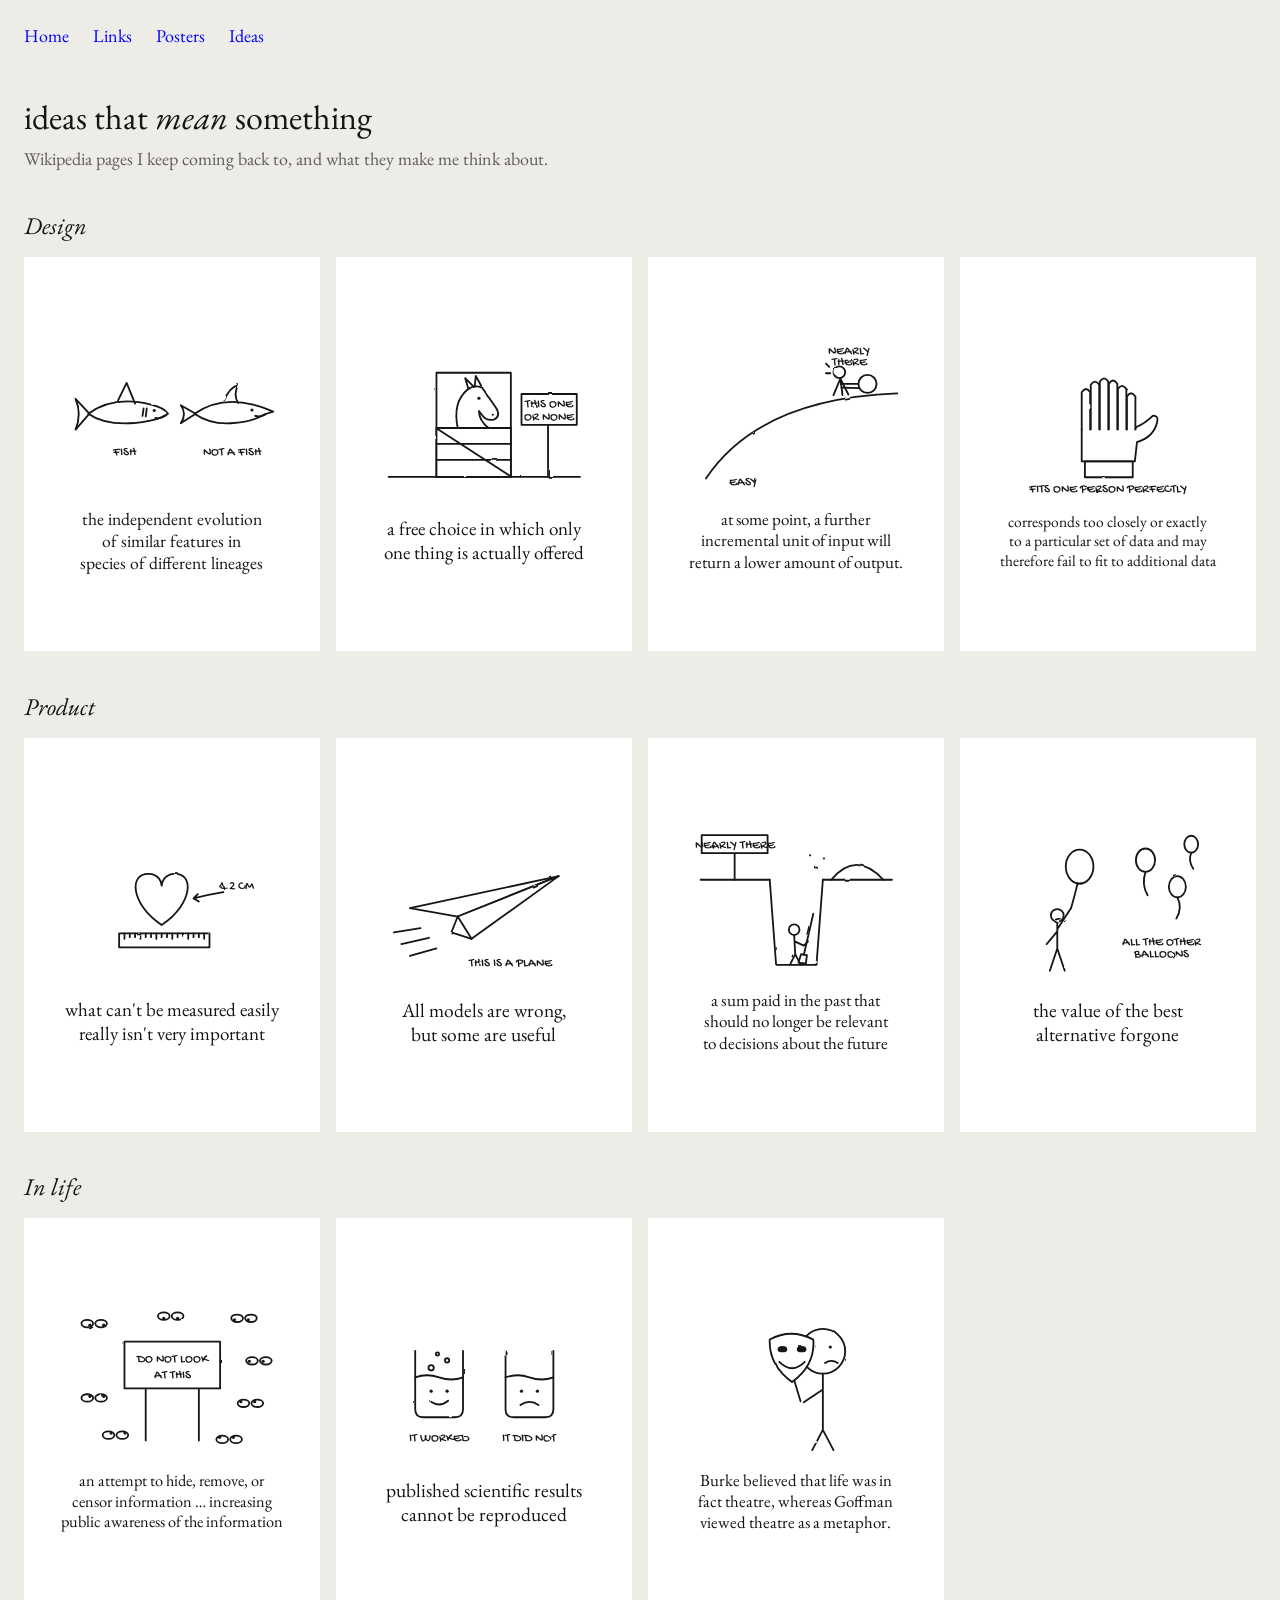
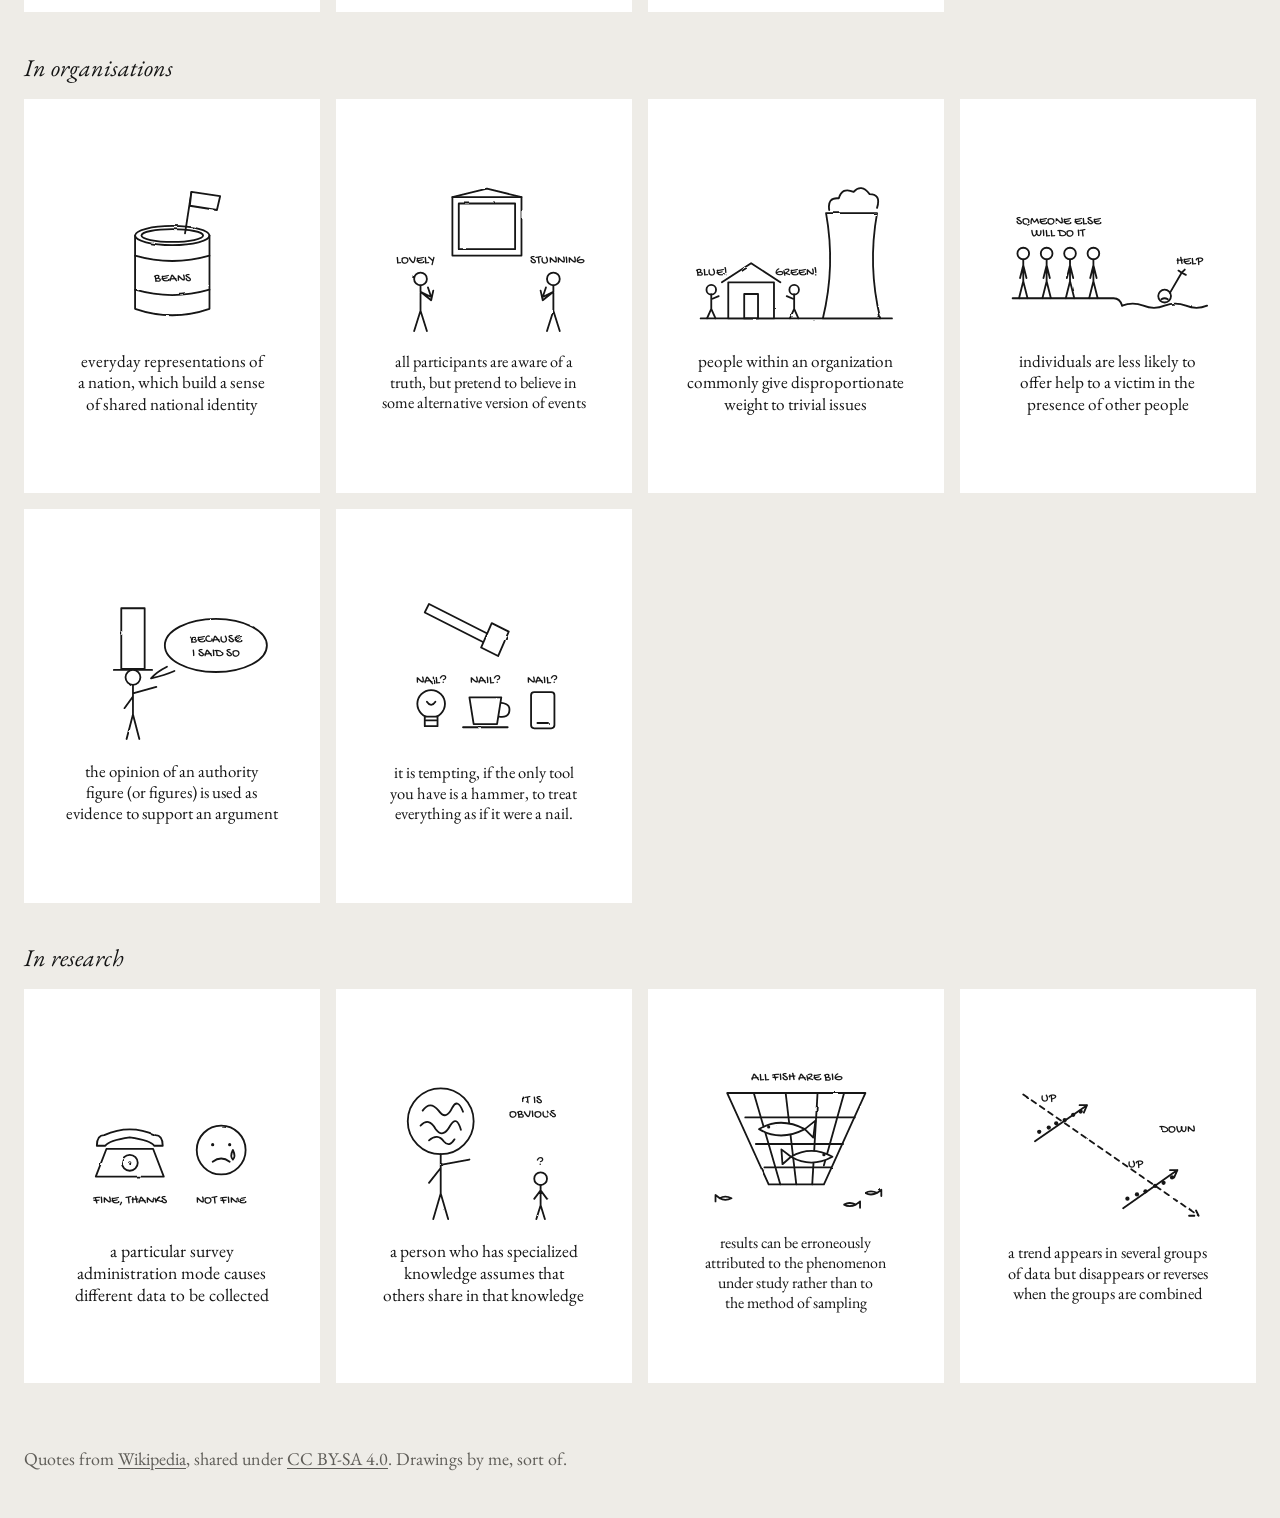
<file: ideas/index.html>
<!DOCTYPE html>
<html lang="en">
<head>
  <meta charset="UTF-8">
  <meta name="viewport" content="width=device-width, initial-scale=1.0">
  <title>ideas that mean something</title>
  <link rel="preconnect" href="https://fonts.googleapis.com">
  <link rel="preconnect" href="https://fonts.gstatic.com" crossorigin>
  <link rel="stylesheet" href="https://fonts.googleapis.com/css2?family=EB+Garamond:ital@0;1&family=Gochi+Hand&display=swap">
  <style>
    * { box-sizing: border-box; }
    html, body { margin: 0; }
    body {
      font-family: 'EB Garamond', Georgia, serif;
      font-size: 18px;
      background: #EEECE7;
      color: #141414;
    }
    a { color: inherit; text-decoration: none; }

    /* A poster. Everything inside is sized in --u, which scales with the poster. */
    .poster {
      container-type: size;
      position: relative;
      display: block;
      background: #fff;
      color: #141414;
      overflow: hidden;
    }
    .poster-inner {
      --u: min(1cqi, 0.75cqb);
      position: absolute;
      inset: 0;
      padding: calc(8 * var(--u));
      display: flex;
      flex-direction: column;
      align-items: center;
      justify-content: center;
      gap: calc(5 * var(--u));
      text-align: center;
    }
    .drawing { width: calc(72 * var(--u)); flex: none; }
    .drawing svg { display: block; width: 100%; height: auto; overflow: visible; }
    .drawing svg :is(path, line, rect, circle, ellipse, polyline) {
      fill: none;
      stroke: currentColor;
      stroke-width: 3.4;
      stroke-linecap: round;
      stroke-linejoin: round;
    }
    .drawing svg .fill { fill: #fff; }
    .drawing svg .ink { fill: currentColor; stroke: none; }
    .drawing svg .hand {
      font-family: 'Gochi Hand', cursive;
      font-size: 25px;
      text-anchor: middle;
      fill: currentColor;
      stroke: none;
    }
    .quote {
      max-width: calc(76 * var(--u));
      font-size: calc(var(--size) * var(--u) * var(--t, 1));
      line-height: 1.25;
    }
    .quote p { margin: 0; text-wrap: balance; }
    .quote.m-full { text-align: left; }
    .quote.m-full p { text-wrap: pretty; }
    .quote.m-full { color: #9a9893; }
    .quote.m-full mark { background: none; color: #141414; }
    /* The note hangs under the quote like an annotation, so the quote doesn't move. */
    .quote { position: relative; }
    .quote .note {
      position: absolute;
      top: 100%;
      left: 0;
      right: 0;
      padding-top: calc(3 * var(--u));
      font-size: calc(3.6 * var(--u) * var(--t, 1));
      color: #141414;
      font-style: italic;
    }
    .quote .note p { text-wrap: pretty; }
    .quote .note a { text-decoration: underline; text-underline-offset: 0.15em; text-decoration-thickness: 1px; }

    /* Wall */
    .wall-head { padding: 24px 24px 0; }
    .wall-head nav a { margin-right: 20px; color: #0000FF; }
    .wall-head nav a:hover { background: #FBE4EC; }
    h1 { font-size: 34px; font-weight: 400; margin: 48px 24px 8px; }
    h1 em { font-style: italic; }
    .intro { margin: 0 24px 16px; color: #5f5d58; max-width: 560px; }
    h2 { font-size: 24px; font-weight: 400; font-style: italic; margin: 40px 24px 16px; }
    .wall {
      display: grid;
      grid-template-columns: repeat(auto-fill, minmax(240px, 1fr));
      gap: 16px;
      padding: 0 24px;
    }
    .wall .poster {
      aspect-ratio: 1 / 1.33;
      cursor: pointer;
      transition: transform .35s cubic-bezier(.2,.7,.2,1), box-shadow .35s;
    }
    .wall .poster:hover, .wall .poster:focus-visible {
      transform: translateY(-4px);
      box-shadow: 0 14px 30px -16px rgba(0,0,0,.35);
      outline: none;
    }
    footer { margin: 64px 24px 48px; color: #5f5d58; }
    footer a { text-decoration: underline; text-underline-offset: 3px; }

    /* Single poster, filling the screen */
    .single { display: none; }
    body.is-single { overflow: hidden; background: #fff; }
    body.is-single .single { display: block; position: fixed; inset: 0; }
    body.is-single .wall-view { display: none; }
    .single .poster { position: absolute; inset: 0; }
    .single .poster-inner { --u: min(1cqi, 0.6cqb); padding-bottom: calc(12 * var(--u)); }
    .single.fresh .poster { animation: fade .5s ease; }
    @keyframes fade { from { opacity: 0; } to { opacity: 1; } }
    /* The title and controls share one bar along the bottom. The title takes the room the
       controls leave, and when that gets too narrow the controls wrap onto their own row. */
    .bar {
      position: fixed;
      left: 24px;
      right: 24px;
      bottom: 22px;
      display: flex;
      flex-wrap: wrap;
      align-items: flex-end;
      justify-content: space-between;
      gap: 12px 40px;
      line-height: 1.4;
      z-index: 2;
    }
    .meta { flex: 1 1 14em; }
    .meta a:hover { text-decoration: underline; text-underline-offset: 3px; }
    .controls {
      display: flex;
      gap: 20px;
    }
    .controls > * { white-space: nowrap; }
    .controls a, .controls button {
      font: inherit;
      color: inherit;
      background: none;
      border: 0;
      padding: 0;
      cursor: pointer;
    }
    .controls a:hover, .controls button:hover, .controls [aria-pressed="true"] {
      text-decoration: underline;
      text-underline-offset: 3px;
    }
    .controls .count { color: #77756f; font-variant-numeric: tabular-nums; }

    @media (max-width: 640px) {
      .wall-head, .wall { padding-left: 16px; padding-right: 16px; }
      h1, h2, .intro, footer { margin-left: 16px; margin-right: 16px; }
      .wall { grid-template-columns: repeat(2, 1fr); gap: 10px; }
      .single .poster-inner { --u: min(1cqi, 0.62cqb); --t: 1.3; padding: 8cqi 8cqi 56cqi; }
      .single .quote { max-width: none; }
      .bar { left: 16px; right: 16px; }
      .controls { flex: 1 1 100%; gap: 16px; }
      .controls .count { display: none; }
      .controls a { margin-left: auto; }
    }
    @media (prefers-reduced-motion: reduce) {
      .single.fresh .poster { animation: none; }
      .wall .poster { transition: none; }
    }
  </style>
</head>
<body>
  <!-- Makes every drawing's lines a little wobbly, like ink -->
  <svg width="0" height="0" style="position:absolute" aria-hidden="true">
    <filter id="wobble" x="-5%" y="-5%" width="110%" height="110%">
      <feTurbulence type="fractalNoise" baseFrequency="0.035" numOctaves="2" seed="4" result="noise"/>
      <feDisplacementMap in="SourceGraphic" in2="noise" scale="3.5"/>
    </filter>
  </svg>

  <div class="wall-view">
    <div class="wall-head">
      <nav>
        <a href="/">Home</a>
        <a href="/links">Links</a>
        <a href="/posters">Posters</a>
        <a href="/ideas">Ideas</a>
      </nav>
    </div>
    <h1>ideas that <em>mean</em> something</h1>
    <p class="intro">Wikipedia pages I keep coming back to, and what they make me think about.</p>
    <main id="wall"></main>
    <footer>Quotes from <a href="https://en.wikipedia.org/">Wikipedia</a>, shared under <a href="https://creativecommons.org/licenses/by-sa/4.0/">CC BY-SA 4.0</a>. Drawings by me, sort of.</footer>
  </div>

  <div class="single" id="single" aria-live="polite"></div>

  <script>
    const ideas = [{"title":"Convergent evolution","url":"https://en.wikipedia.org/wiki/Convergent_evolution","group":"Design","quote":"Convergent evolution is the independent evolution of similar features in species of different lineages.","marked":"Convergent evolution is \u0001the independent evolution of similar features in species of different lineages\u0002.","excerpt":"the independent evolution of similar features in species of different lineages","note":"An analogy for how, in an ideal world, design patterns emerge.","drawing":"\u003csvg aria-hidden=\"true\" focusable=\"false\" xmlns=\"http://www.w3.org/2000/svg\" viewBox=\"0 0 400 300\">\u003cg filter=\"url(#wobble)\">\n\u003cpath d=\"M42 150 Q90 115 160 133 Q185 139 192 150 Q170 165 120 168 Q70 170 42 150 Z\"/>\n\u003cpath d=\"M98 125 L114 92 L130 131\"/>\n\u003cpath d=\"M44 150 L18 122 Q30 150 18 180 Z\"/>\n\u003ccircle class=\"ink\" cx=\"166\" cy=\"144\" r=\"3\"/>\n\u003cpath d=\"M146 140 L144 154 M152 140 L150 155\"/>\n\u003cpath d=\"M168 158 Q178 161 188 153\"/>\n\u003cpath d=\"M242 150 Q290 117 352 133 Q368 137 390 146 L374 151 Q350 166 310 168 Q270 170 242 150 Z\"/>\n\u003cpath d=\"M298 124 Q308 100 324 96 Q314 114 324 130\"/>\n\u003cpath d=\"M244 150 L216 134 Q228 150 216 168 Z\"/>\n\u003ccircle class=\"ink\" cx=\"350\" cy=\"143\" r=\"3\"/>\n\u003cpath d=\"M356 154 Q366 157 376 151\"/>\n\u003ctext class=\"hand\" x=\"110\" y=\"228\">FISH\u003c/text>\n\u003ctext class=\"hand\" x=\"312\" y=\"228\">NOT A FISH\u003c/text>\n\u003c/g>\u003c/svg>"},{"title":"Hobson's choice","url":"https://en.wikipedia.org/wiki/Hobson%27s_choice","group":"Design","quote":"A Hobson's choice is a free choice in which only one thing is actually offered. The term is often used to describe an illusion that choices are available.","marked":"A Hobson's choice is \u0001a free choice in which only one thing is actually offered\u0002. The term is often used to describe an illusion that choices are available.","excerpt":"a free choice in which only one thing is actually offered","note":"See also [choice architecture](https://en.wikipedia.org/wiki/Choice_architecture) and also the [overton window](https://en.wikipedia.org/wiki/Overton_window). Always good to think about what choices are off the table and why.","drawing":"\u003csvg aria-hidden=\"true\" focusable=\"false\" xmlns=\"http://www.w3.org/2000/svg\" viewBox=\"0 0 400 300\">\u003cg filter=\"url(#wobble)\">\n\u003cpath d=\"M20 252 L380 252\"/>\n\u003crect x=\"110\" y=\"56\" width=\"140\" height=\"196\"/>\n\u003cpath d=\"M150 160 Q140 112 168 88 Q180 78 196 84 L222 122 Q232 138 218 144 Q204 147 196 136 L190 128 Q190 146 208 160\"/>\n\u003cpath d=\"M170 86 L164 66 L180 82 M182 82 L184 62 L194 80\"/>\n\u003ccircle class=\"ink\" cx=\"190\" cy=\"104\" r=\"3\"/>\n\u003ccircle class=\"ink\" cx=\"216\" cy=\"135\" r=\"2\"/>\n\u003crect class=\"fill\" x=\"110\" y=\"160\" width=\"140\" height=\"92\"/>\n\u003cpath d=\"M110 190 L250 190 M110 220 L250 220 M112 162 L248 250\"/>\n\u003cpath d=\"M320 252 L320 150\"/>\n\u003crect class=\"fill\" x=\"270\" y=\"96\" width=\"104\" height=\"58\"/>\n\u003ctext class=\"hand\" x=\"322\" y=\"120\">THIS ONE\u003c/text>\n\u003ctext class=\"hand\" x=\"322\" y=\"145\">OR NONE\u003c/text>\n\u003c/g>\u003c/svg>"},{"title":"Diminishing returns","url":"https://en.wikipedia.org/wiki/Diminishing_returns","group":"Design","quote":"if a factor of production continues to increase—while holding all other production factors constant—at some point, a further incremental unit of input will return a lower amount of output.","marked":"if a factor of production continues to increase—while holding all other production factors constant—\u0001at some point, a further incremental unit of input will return a lower amount of output.\u0002","excerpt":"at some point, a further incremental unit of input will return a lower amount of output.","note":"The concept that predates the graph that shows the tipping point where adding more features to you product starts making it worse.","drawing":"\u003csvg aria-hidden=\"true\" focusable=\"false\" xmlns=\"http://www.w3.org/2000/svg\" viewBox=\"0 0 400 300\">\u003cg filter=\"url(#wobble)\">\n\u003cpath d=\"M30 270 Q130 120 390 110\"/>\n\u003cpath d=\"M287 113 L283 82 M283 82 L270 113 M283 82 L298 112\"/>\n\u003ccircle class=\"fill\" cx=\"281\" cy=\"70\" r=\"11\"/>\n\u003cpath d=\"M284 92 L318 92 M285 99 L318 100\"/>\n\u003ccircle class=\"fill\" cx=\"334\" cy=\"92\" r=\"17\"/>\n\u003cpath d=\"M262 60 L256 54 M264 72 L256 72\"/>\n\u003ctext class=\"hand\" x=\"300\" y=\"36\">NEARLY\u003c/text>\n\u003ctext class=\"hand\" x=\"300\" y=\"56\">THERE\u003c/text>\n\u003ctext class=\"hand\" x=\"100\" y=\"282\">EASY\u003c/text>\n\u003c/g>\u003c/svg>"},{"title":"Overfitting","url":"https://en.wikipedia.org/wiki/Overfitting","group":"Design","quote":"In mathematical modeling, overfitting is the production of an analysis that corresponds too closely or exactly to a particular set of data and may therefore fail to fit to additional data or predict future observations reliably.","marked":"In mathematical modeling, overfitting is the production of an analysis that \u0001corresponds too closely or exactly to a particular set of data and may therefore fail to fit to additional data\u0002 or predict future observations reliably.","excerpt":"corresponds too closely or exactly to a particular set of data and may therefore fail to fit to additional data","note":"One of the tensions in design too. Build so it meets one audiences needs perfectly, and end up excluding others with a similar need.","drawing":"\u003csvg aria-hidden=\"true\" focusable=\"false\" xmlns=\"http://www.w3.org/2000/svg\" viewBox=\"0 0 400 300\">\u003cg filter=\"url(#wobble)\">\n\u003cpath d=\"M150 172 L150 232 L250 232 L254 196 Q286 186 292 158 Q295 146 284 146 Q270 160 252 168 L251 172\"/>\n\u003cpath d=\"M150 172 L150 102 Q158 90 166 102 L166 172\"/>\n\u003cpath d=\"M167 172 L167 88 Q175 76 183 88 L183 172\"/>\n\u003cpath d=\"M184 172 L184 82 Q192 70 200 82 L200 172\"/>\n\u003cpath d=\"M201 172 L201 86 Q209 74 217 86 L217 172\"/>\n\u003cpath d=\"M218 172 L218 96 Q226 84 234 96 L234 172\"/>\n\u003cpath d=\"M235 172 L235 110 Q243 98 251 110 L251 172\"/>\n\u003crect x=\"156\" y=\"232\" width=\"90\" height=\"30\"/>\n\u003ctext class=\"hand\" x=\"200\" y=\"290\">FITS ONE PERSON PERFECTLY\u003c/text>\n\u003c/g>\u003c/svg>"},{"title":"McNamara fallacy","url":"https://en.wikipedia.org/wiki/McNamara_fallacy","group":"Product","quote":"The first step is to measure whatever can be easily measured. This is okay as far as it goes. The second step is to disregard that which can't be easily measured or give it an arbitrary quantitative value. This is artificial and misleading. The third step is to presume that what can't be measured easily really isn't very important. This is blindness.","marked":"The first step is to measure whatever can be easily measured. This is okay as far as it goes. The second step is to disregard that which can't be easily measured or give it an arbitrary quantitative value. This is artificial and misleading. The third step is to presume that \u0001what can't be measured easily really isn't very important\u0002. This is blindness.","excerpt":"what can't be measured easily really isn't very important","note":"Why OKRs and A/B testing on its own doesn't lead to great products people love.","drawing":"\u003csvg aria-hidden=\"true\" focusable=\"false\" xmlns=\"http://www.w3.org/2000/svg\" viewBox=\"0 0 400 300\">\u003cg filter=\"url(#wobble)\">\n\u003cpath class=\"fill\" d=\"M180 190 C120 150 118 90 158 94 C174 96 180 108 180 116 C180 108 186 96 202 94 C242 90 240 150 180 190 Z\"/>\n\u003crect x=\"100\" y=\"206\" width=\"170\" height=\"26\"/>\n\u003cpath d=\"M110 206 L110 216 M120 206 L120 213 M130 206 L130 213 M140 206 L140 216 M150 206 L150 213 M160 206 L160 213 M170 206 L170 216 M180 206 L180 213 M190 206 L190 213 M200 206 L200 216 M210 206 L210 213 M220 206 L220 213 M230 206 L230 216 M240 206 L240 213 M250 206 L250 213 M260 206 L260 216\"/>\n\u003cpath d=\"M296 128 Q270 132 240 140 M248 132 L240 140 L250 146\"/>\n\u003ctext class=\"hand\" x=\"320\" y=\"122\">4.2 CM\u003c/text>\n\u003c/g>\u003c/svg>"},{"title":"All models are wrong","url":"https://en.wikipedia.org/wiki/All_models_are_wrong","group":"Product","quote":"\"All models are wrong\" is a common aphorism in statistics, and science more generally. It is often expanded as \"All models are wrong, but some are useful\".","marked":"\"All models are wrong\" is a common aphorism in statistics, and science more generally. It is often expanded as \"\u0001All models are wrong, but some are useful\u0002\".","excerpt":"All models are wrong, but some are useful","note":"Aka the map is not the territory. One of my least favourite forms of bike shedding is spending too longer trying to make the map or model some sort of simulacra of reality, it's not possible.","drawing":"\u003csvg aria-hidden=\"true\" focusable=\"false\" xmlns=\"http://www.w3.org/2000/svg\" viewBox=\"0 0 400 300\">\u003cg filter=\"url(#wobble)\">\n\u003cpath class=\"fill\" d=\"M340 100 L60 160 L150 176 Z\"/>\n\u003cpath class=\"fill\" d=\"M340 100 L150 176 L176 218 Z\"/>\n\u003cpath d=\"M150 176 L138 206 L176 218\"/>\n\u003cpath d=\"M30 206 L80 198 M44 228 L96 216 M60 250 L110 236\"/>\n\u003ctext class=\"hand\" x=\"250\" y=\"270\">THIS IS A PLANE\u003c/text>\n\u003c/g>\u003c/svg>"},{"title":"Sunk cost fallacy","url":"https://en.wikipedia.org/wiki/Sunk_cost","group":"Product","quote":"In other words, a sunk cost is a sum paid in the past that should no longer be relevant to decisions about the future.","marked":"In other words, a sunk cost is \u0001a sum paid in the past that should no longer be relevant to decisions about the future\u0002.","excerpt":"a sum paid in the past that should no longer be relevant to decisions about the future","note":"See also the [endowment effect](https://en.wikipedia.org/wiki/Endowment_effect). Basically a reason to ask the question 'Are we spending time on this because we actually still believe it's the right thing to do, or are we just in so deep we can't bear to stop, and thus crystallise the loss?'","drawing":"\u003csvg aria-hidden=\"true\" focusable=\"false\" xmlns=\"http://www.w3.org/2000/svg\" viewBox=\"0 0 400 300\">\u003cg filter=\"url(#wobble)\">\n\u003cpath d=\"M20 120 L150 120 M250 120 L380 120\"/>\n\u003cpath d=\"M150 120 L162 280 L238 280 L250 120\"/>\n\u003ccircle class=\"fill\" cx=\"196\" cy=\"214\" r=\"10\"/>\n\u003cpath d=\"M196 224 L198 260 M198 260 L188 280 M198 260 L208 280 M197 236 L214 244 L222 236\"/>\n\u003cpath d=\"M232 184 L214 262 M209 260 L204 276 L218 278 L220 262 Z\"/>\n\u003cpath d=\"M266 120 Q312 64 364 120\"/>\n\u003ccircle class=\"ink\" cx=\"236\" cy=\"96\" r=\"3\"/>\u003ccircle class=\"ink\" cx=\"252\" cy=\"80\" r=\"2\"/>\u003ccircle class=\"ink\" cx=\"226\" cy=\"74\" r=\"2\"/>\n\u003cpath d=\"M84 120 L84 70\"/>\n\u003crect class=\"fill\" x=\"22\" y=\"36\" width=\"124\" height=\"34\"/>\n\u003ctext class=\"hand\" x=\"84\" y=\"60\">NEARLY THERE\u003c/text>\n\u003c/g>\u003c/svg>"},{"title":"Opportunity cost","url":"https://en.wikipedia.org/wiki/Opportunity_cost","group":"Product","quote":"In microeconomic theory, the opportunity cost of a choice is the value of the best alternative forgone where, given limited resources, a choice needs to be made between several mutually exclusive alternatives.","marked":"In microeconomic theory, the opportunity cost of a choice is \u0001the value of the best alternative forgone\u0002 where, given limited resources, a choice needs to be made between several mutually exclusive alternatives.","excerpt":"the value of the best alternative forgone","note":"What are you not doing as a result of focusing on your current thing? Don't just think about the value of the current thing, but also about the value of the stuff that it displaces or pushes later down the line.","drawing":"\u003csvg aria-hidden=\"true\" focusable=\"false\" xmlns=\"http://www.w3.org/2000/svg\" viewBox=\"0 0 400 300\">\u003cg filter=\"url(#wobble)\">\n\u003cpath d=\"M90 278 L104 236 L118 278 M104 236 L104 186 M104 200 L130 160 M104 204 L84 228\"/>\n\u003ccircle class=\"fill\" cx=\"104\" cy=\"174\" r=\"12\"/>\n\u003cpath d=\"M99 180 Q104 177 109 180\"/>\n\u003cpath d=\"M130 160 Q138 132 142 114\"/>\n\u003cellipse class=\"fill\" cx=\"146\" cy=\"82\" rx=\"26\" ry=\"32\"/>\n\u003cpath d=\"M142 114 L150 114\"/>\n\u003cellipse class=\"fill\" cx=\"270\" cy=\"70\" rx=\"18\" ry=\"22\"/>\u003cpath d=\"M270 92 Q262 116 274 136\"/>\n\u003cellipse class=\"fill\" cx=\"330\" cy=\"120\" rx=\"16\" ry=\"20\"/>\u003cpath d=\"M330 140 Q340 160 328 180\"/>\n\u003cellipse class=\"fill\" cx=\"356\" cy=\"40\" rx=\"13\" ry=\"16\"/>\u003cpath d=\"M356 56 Q350 72 360 86\"/>\n\u003ctext class=\"hand\" x=\"300\" y=\"230\">ALL THE OTHER\u003c/text>\n\u003ctext class=\"hand\" x=\"300\" y=\"252\">BALLOONS\u003c/text>\n\u003c/g>\u003c/svg>"},{"title":"Streisand effect","url":"https://en.wikipedia.org/wiki/Streisand_effect","group":"In life","quote":"The Streisand effect is the phenomenon in which an attempt to hide, remove, or censor information results in the unintended consequence of the effort instead increasing public awareness of the information.","marked":"The Streisand effect is the phenomenon in which \u0001an attempt to hide, remove, or censor information\u0002 results in the unintended consequence of the effort instead \u0001increasing public awareness of the information\u0002.","excerpt":"an attempt to hide, remove, or censor information … increasing public awareness of the information","note":"In setting out to achieve one outcome, you end up achieving the exact opposite. Often true of overly strict security policies that push people into workarounds.","drawing":"\u003csvg aria-hidden=\"true\" focusable=\"false\" xmlns=\"http://www.w3.org/2000/svg\" viewBox=\"0 0 400 300\">\u003cg filter=\"url(#wobble)\">\n\u003cpath d=\"M150 170 L150 270 M250 170 L250 270\"/>\n\u003crect class=\"fill\" x=\"110\" y=\"84\" width=\"180\" height=\"88\"/>\n\u003ctext class=\"hand\" x=\"200\" y=\"122\">DO NOT LOOK\u003c/text>\n\u003ctext class=\"hand\" x=\"200\" y=\"152\">AT THIS\u003c/text>\n\u003cg>\u003cellipse cx=\"40\" cy=\"50\" rx=\"11\" ry=\"7\"/>\u003cellipse cx=\"66\" cy=\"50\" rx=\"11\" ry=\"7\"/>\u003ccircle class=\"ink\" cx=\"45\" cy=\"53\" r=\"3\"/>\u003ccircle class=\"ink\" cx=\"71\" cy=\"53\" r=\"3\"/>\u003c/g>\n\u003cg>\u003cellipse cx=\"322\" cy=\"40\" rx=\"11\" ry=\"7\"/>\u003cellipse cx=\"348\" cy=\"40\" rx=\"11\" ry=\"7\"/>\u003ccircle class=\"ink\" cx=\"317\" cy=\"43\" r=\"3\"/>\u003ccircle class=\"ink\" cx=\"343\" cy=\"43\" r=\"3\"/>\u003c/g>\n\u003cg>\u003cellipse cx=\"184\" cy=\"36\" rx=\"11\" ry=\"7\"/>\u003cellipse cx=\"210\" cy=\"36\" rx=\"11\" ry=\"7\"/>\u003ccircle class=\"ink\" cx=\"184\" cy=\"40\" r=\"3\"/>\u003ccircle class=\"ink\" cx=\"210\" cy=\"40\" r=\"3\"/>\u003c/g>\n\u003cg>\u003cellipse cx=\"40\" cy=\"190\" rx=\"11\" ry=\"7\"/>\u003cellipse cx=\"66\" cy=\"190\" rx=\"11\" ry=\"7\"/>\u003ccircle class=\"ink\" cx=\"45\" cy=\"187\" r=\"3\"/>\u003ccircle class=\"ink\" cx=\"71\" cy=\"187\" r=\"3\"/>\u003c/g>\n\u003cg>\u003cellipse cx=\"334\" cy=\"200\" rx=\"11\" ry=\"7\"/>\u003cellipse cx=\"360\" cy=\"200\" rx=\"11\" ry=\"7\"/>\u003ccircle class=\"ink\" cx=\"329\" cy=\"197\" r=\"3\"/>\u003ccircle class=\"ink\" cx=\"355\" cy=\"197\" r=\"3\"/>\u003c/g>\n\u003cg>\u003cellipse cx=\"80\" cy=\"260\" rx=\"11\" ry=\"7\"/>\u003cellipse cx=\"106\" cy=\"260\" rx=\"11\" ry=\"7\"/>\u003ccircle class=\"ink\" cx=\"85\" cy=\"256\" r=\"3\"/>\u003ccircle class=\"ink\" cx=\"111\" cy=\"256\" r=\"3\"/>\u003c/g>\n\u003cg>\u003cellipse cx=\"294\" cy=\"268\" rx=\"11\" ry=\"7\"/>\u003cellipse cx=\"320\" cy=\"268\" rx=\"11\" ry=\"7\"/>\u003ccircle class=\"ink\" cx=\"289\" cy=\"264\" r=\"3\"/>\u003ccircle class=\"ink\" cx=\"315\" cy=\"264\" r=\"3\"/>\u003c/g>\n\u003cg>\u003cellipse cx=\"350\" cy=\"120\" rx=\"11\" ry=\"7\"/>\u003cellipse cx=\"376\" cy=\"120\" rx=\"11\" ry=\"7\"/>\u003ccircle class=\"ink\" cx=\"345\" cy=\"121\" r=\"3\"/>\u003ccircle class=\"ink\" cx=\"371\" cy=\"121\" r=\"3\"/>\u003c/g>\n\u003c/g>\u003c/svg>"},{"title":"Replication crisis","url":"https://en.wikipedia.org/wiki/Replication_crisis","group":"In life","quote":"The replication crisis, also known as the reproducibility crisis or replicability crisis, is a widespread phenomenon in which published scientific results cannot be reproduced.","marked":"The replication crisis, also known as the reproducibility crisis or replicability crisis, is a widespread phenomenon in which \u0001published scientific results cannot be reproduced\u0002.","excerpt":"published scientific results cannot be reproduced","note":"Basically, science isn't always as sciencey as it claims to be.","drawing":"\u003csvg aria-hidden=\"true\" focusable=\"false\" xmlns=\"http://www.w3.org/2000/svg\" viewBox=\"0 0 400 300\">\u003cg filter=\"url(#wobble)\">\n\u003cpath d=\"M70 90 L70 200 Q70 215 85 215 L145 215 Q160 215 160 200 L160 90\"/>\n\u003cpath d=\"M70 140 Q92 132 115 140 Q138 148 160 140\"/>\n\u003ccircle cx=\"100\" cy=\"122\" r=\"5\"/>\u003ccircle cx=\"130\" cy=\"108\" r=\"4\"/>\u003ccircle cx=\"112\" cy=\"96\" r=\"3\"/>\n\u003ccircle class=\"ink\" cx=\"100\" cy=\"166\" r=\"3\"/>\u003ccircle class=\"ink\" cx=\"130\" cy=\"166\" r=\"3\"/>\n\u003cpath d=\"M98 184 Q115 198 132 184\"/>\n\u003cpath d=\"M240 90 L240 200 Q240 215 255 215 L315 215 Q330 215 330 200 L330 90\"/>\n\u003cpath d=\"M240 140 Q262 132 285 140 Q308 148 330 140\"/>\n\u003ccircle class=\"ink\" cx=\"270\" cy=\"166\" r=\"3\"/>\u003ccircle class=\"ink\" cx=\"300\" cy=\"166\" r=\"3\"/>\n\u003cpath d=\"M268 192 Q285 180 302 192\"/>\n\u003ctext class=\"hand\" x=\"115\" y=\"260\">IT WORKED\u003c/text>\n\u003ctext class=\"hand\" x=\"285\" y=\"260\">IT DID NOT\u003c/text>\n\u003c/g>\u003c/svg>"},{"title":"Dramaturgy","url":"https://en.wikipedia.org/wiki/Dramaturgy_(sociology)","group":"In life","quote":"The fundamental difference between Burke's and Goffman's view, however, is that Burke believed that life was in fact theatre, whereas Goffman viewed theatre as a metaphor.","marked":"The fundamental difference between Burke's and Goffman's view, however, is that \u0001Burke believed that life was in fact theatre, whereas Goffman viewed theatre as a metaphor.\u0002","excerpt":"Burke believed that life was in fact theatre, whereas Goffman viewed theatre as a metaphor.","note":"One way of thinking about how technology helps change things. Technology is part of the context people operate in. People play different roles in different contexts. Ergo by giving people a different context you can enable them to play a different role.","drawing":"\u003csvg aria-hidden=\"true\" focusable=\"false\" xmlns=\"http://www.w3.org/2000/svg\" viewBox=\"0 0 400 300\">\u003cg filter=\"url(#wobble)\">\n\u003ccircle class=\"fill\" cx=\"250\" cy=\"104\" r=\"42\"/>\n\u003ccircle class=\"ink\" cx=\"264\" cy=\"96\" r=\"3\"/>\n\u003cpath d=\"M254 126 Q266 118 278 126\"/>\n\u003cpath d=\"M250 146 L250 252 M250 252 L230 290 M250 252 L270 290 M250 176 L214 200\"/>\n\u003cpath d=\"M208 198 L196 158\"/>\n\u003cpath class=\"fill\" d=\"M150 82 Q190 60 232 82 Q236 130 192 162 Q148 130 150 82 Z\"/>\n\u003cellipse class=\"ink\" cx=\"174\" cy=\"100\" rx=\"9\" ry=\"6\"/>\n\u003cellipse class=\"ink\" cx=\"210\" cy=\"100\" rx=\"9\" ry=\"6\"/>\n\u003cpath d=\"M168 124 Q192 148 216 124\"/>\n\u003c/g>\u003c/svg>"},{"title":"Banal nationalism","url":"https://en.wikipedia.org/wiki/Banal_nationalism","group":"In organisations","quote":"Banal nationalism refers to everyday representations of a nation, which build a sense of shared national identity. Examples include sports nationalism, the use of flags or national anthems in everyday contexts, and gastronationalism.","marked":"Banal nationalism refers to \u0001everyday representations of a nation, which build a sense of shared national identity\u0002. Examples include sports nationalism, the use of flags or national anthems in everyday contexts, and gastronationalism.","excerpt":"everyday representations of a nation, which build a sense of shared national identity","note":"Feelings of belonging or connection to a country (or maybe even a smaller community) come from small banal things, like seeing your country on a weather map, or eating baked beans.","drawing":"\u003csvg aria-hidden=\"true\" focusable=\"false\" xmlns=\"http://www.w3.org/2000/svg\" viewBox=\"0 0 400 300\">\u003cg filter=\"url(#wobble)\">\n\u003cellipse class=\"fill\" cx=\"200\" cy=\"112\" rx=\"70\" ry=\"18\"/>\n\u003cpath d=\"M130 112 L130 250 Q200 274 270 250 L270 112\"/>\n\u003cpath d=\"M130 150 Q200 170 270 150 M130 214 Q200 234 270 214\"/>\n\u003cellipse cx=\"200\" cy=\"112\" rx=\"58\" ry=\"12\"/>\n\u003ctext class=\"hand\" x=\"200\" y=\"198\">BEANS\u003c/text>\n\u003cpath d=\"M224 108 L236 30\"/>\n\u003cpath class=\"fill\" d=\"M236 30 L290 38 L284 64 L233 56 Z\"/>\n\u003c/g>\u003c/svg>"},{"title":"Polite fiction","url":"https://en.wikipedia.org/wiki/Polite_fiction","group":"In organisations","quote":"A polite fiction is a social scenario in which all participants are aware of a truth, but pretend to believe in some alternative version of events to avoid conflict or embarrassment.","marked":"A polite fiction is a social scenario in which \u0001all participants are aware of a truth, but pretend to believe in some alternative version of events\u0002 to avoid conflict or embarrassment.","excerpt":"all participants are aware of a truth, but pretend to believe in some alternative version of events","note":"Where everyone plays along with a fiction they all know isn't really true.","drawing":"\u003csvg aria-hidden=\"true\" focusable=\"false\" xmlns=\"http://www.w3.org/2000/svg\" viewBox=\"0 0 400 300\">\u003cg filter=\"url(#wobble)\">\n\u003crect x=\"140\" y=\"36\" width=\"130\" height=\"110\"/>\n\u003crect x=\"152\" y=\"48\" width=\"106\" height=\"86\"/>\n\u003cpath d=\"M205 20 L140 36 M205 20 L270 36\"/>\n\u003ccircle class=\"fill\" cx=\"80\" cy=\"190\" r=\"12\"/>\n\u003cpath d=\"M80 202 L80 250 M80 250 L68 288 M80 250 L92 288 M80 214 L100 224 L94 206 M80 214 L100 230 L104 212\"/>\n\u003ccircle class=\"fill\" cx=\"330\" cy=\"190\" r=\"12\"/>\n\u003cpath d=\"M330 202 L330 250 M330 250 L318 288 M330 250 L342 288 M330 214 L310 224 L316 206 M330 214 L310 230 L306 212\"/>\n\u003ctext class=\"hand\" x=\"70\" y=\"160\">LOVELY\u003c/text>\n\u003ctext class=\"hand\" x=\"336\" y=\"160\">STUNNING\u003c/text>\n\u003c/g>\u003c/svg>"},{"title":"Law of triviality","url":"https://en.wikipedia.org/wiki/Law_of_triviality","group":"In organisations","quote":"The law of triviality is C. Northcote Parkinson's 1957 argument that people within an organization commonly give disproportionate weight to trivial issues.","marked":"The law of triviality is C. Northcote Parkinson's 1957 argument that \u0001people within an organization commonly give disproportionate weight to trivial issues\u0002.","excerpt":"people within an organization commonly give disproportionate weight to trivial issues","note":"Aka 'Bike-shedding' spend time on trivial things to avoid talking about the big scary stuff","drawing":"\u003csvg aria-hidden=\"true\" focusable=\"false\" xmlns=\"http://www.w3.org/2000/svg\" viewBox=\"0 0 400 300\">\u003cg filter=\"url(#wobble)\">\n\u003cpath d=\"M20 268 L380 268\"/>\n\u003cpath class=\"fill\" d=\"M250 268 Q274 170 256 70 L352 70 Q334 170 358 268 Z\"/>\n\u003cpath d=\"M262 64 Q258 40 280 42 Q286 20 308 30 Q322 14 338 34 Q360 34 352 60\"/>\n\u003cpath class=\"fill\" d=\"M60 200 L115 164 L170 200\"/>\n\u003crect class=\"fill\" x=\"72\" y=\"200\" width=\"86\" height=\"68\"/>\n\u003crect x=\"102\" y=\"222\" width=\"26\" height=\"46\"/>\n\u003ccircle class=\"fill\" cx=\"40\" cy=\"214\" r=\"9\"/>\u003cpath d=\"M40 223 L40 250 M40 250 L32 268 M40 250 L48 268 M40 232 L54 226\"/>\n\u003ccircle class=\"fill\" cx=\"196\" cy=\"214\" r=\"9\"/>\u003cpath d=\"M196 223 L196 250 M196 250 L188 268 M196 250 L204 268 M196 232 L182 226\"/>\n\u003ctext class=\"hand\" x=\"40\" y=\"186\">BLUE!\u003c/text>\n\u003ctext class=\"hand\" x=\"200\" y=\"186\">GREEN!\u003c/text>\n\u003c/g>\u003c/svg>"},{"title":"Bystander effect","url":"https://en.wikipedia.org/wiki/Bystander_effect","group":"In organisations","quote":"The bystander effect (also called bystander apathy or the Genovese effect) is a social psychological theory that states that individuals are less likely to offer help to a victim in the presence of other people.","marked":"The bystander effect (also called bystander apathy or the Genovese effect) is a social psychological theory that states that \u0001individuals are less likely to offer help to a victim in the presence of other people\u0002.","excerpt":"individuals are less likely to offer help to a victim in the presence of other people","note":"An extreme example of the kind of paralysis that happens when accountability isn't clear","drawing":"\u003csvg aria-hidden=\"true\" focusable=\"false\" xmlns=\"http://www.w3.org/2000/svg\" viewBox=\"0 0 400 300\">\u003cg filter=\"url(#wobble)\">\n\u003cpath d=\"M20 230 L210 230 Q222 230 226 244\"/>\n\u003cpath d=\"M226 244 Q246 236 266 244 Q286 252 306 244 Q326 236 346 244 Q366 252 386 244\"/>\n\u003ccircle class=\"fill\" cx=\"306\" cy=\"226\" r=\"12\"/>\n\u003cpath d=\"M300 232 Q306 228 312 232\"/>\n\u003cpath d=\"M316 220 L338 182 M332 178 L338 182 L344 176 M338 182 L346 186\"/>\n\u003ctext class=\"hand\" x=\"352\" y=\"166\">HELP\u003c/text>\n\u003cg>\u003ccircle class=\"fill\" cx=\"40\" cy=\"146\" r=\"11\"/>\u003cpath d=\"M40 157 L40 198 M40 198 L32 230 M40 198 L48 230 M40 168 L34 192 M40 168 L46 192\"/>\u003c/g>\n\u003cg>\u003ccircle class=\"fill\" cx=\"84\" cy=\"146\" r=\"11\"/>\u003cpath d=\"M84 157 L84 198 M84 198 L76 230 M84 198 L92 230 M84 168 L78 192 M84 168 L90 192\"/>\u003c/g>\n\u003cg>\u003ccircle class=\"fill\" cx=\"128\" cy=\"146\" r=\"11\"/>\u003cpath d=\"M128 157 L128 198 M128 198 L120 230 M128 198 L136 230 M128 168 L122 192 M128 168 L134 192\"/>\u003c/g>\n\u003cg>\u003ccircle class=\"fill\" cx=\"172\" cy=\"146\" r=\"11\"/>\u003cpath d=\"M172 157 L172 198 M172 198 L164 230 M172 198 L180 230 M172 168 L166 192 M172 168 L178 192\"/>\u003c/g>\n\u003ctext class=\"hand\" x=\"106\" y=\"90\">SOMEONE ELSE\u003c/text>\n\u003ctext class=\"hand\" x=\"106\" y=\"112\">WILL DO IT\u003c/text>\n\u003c/g>\u003c/svg>"},{"title":"Argument from authority","url":"https://en.wikipedia.org/wiki/Argument_from_authority","group":"In organisations","quote":"An argument from authority (Latin: argumentum ab auctoritate, also called an appeal to authority, or argumentum ad verecundiam) is a form of argument in which the opinion of an authority figure (or figures) is used as evidence to support an argument.","marked":"An argument from authority (Latin: argumentum ab auctoritate, also called an appeal to authority, or argumentum ad verecundiam) is a form of argument in which \u0001the opinion of an authority figure (or figures) is used as evidence to support an argument\u0002.","excerpt":"the opinion of an authority figure (or figures) is used as evidence to support an argument","note":"When someone tells you we have to do something because it's in a plan, strategy or because someone important said we have to, instead of because it actually makes sense.","drawing":"\u003csvg aria-hidden=\"true\" focusable=\"false\" xmlns=\"http://www.w3.org/2000/svg\" viewBox=\"0 0 400 300\">\u003cg filter=\"url(#wobble)\">\n\u003crect class=\"fill\" x=\"104\" y=\"40\" width=\"44\" height=\"114\"/>\n\u003cpath d=\"M90 156 L162 156\"/>\n\u003ccircle class=\"fill\" cx=\"126\" cy=\"170\" r=\"14\"/>\n\u003cpath d=\"M126 184 L126 240 M126 240 L114 286 M126 240 L138 286 M126 200 L170 188 M126 206 L110 228\"/>\n\u003cpath class=\"fill\" d=\"M190 150 Q170 160 160 172 Q186 166 204 158\"/>\n\u003cellipse class=\"fill\" cx=\"282\" cy=\"110\" rx=\"96\" ry=\"50\"/>\n\u003ctext class=\"hand\" x=\"282\" y=\"104\">BECAUSE\u003c/text>\n\u003ctext class=\"hand\" x=\"282\" y=\"130\">I SAID SO\u003c/text>\n\u003c/g>\u003c/svg>"},{"title":"Law of the instrument","url":"https://en.wikipedia.org/wiki/Law_of_the_instrument","group":"In organisations","quote":"Abraham Maslow wrote in 1966, \"it is tempting, if the only tool you have is a hammer, to treat everything as if it were a nail.\"","marked":"Abraham Maslow wrote in 1966, \"\u0001it is tempting, if the only tool you have is a hammer, to treat everything as if it were a nail.\u0002\"","excerpt":"it is tempting, if the only tool you have is a hammer, to treat everything as if it were a nail.","note":"Aka 'If all you have is a hammer, everything looks like a nail'. This manifests in the way organisation try to apply the latest technology to any problem. It was apps, now it's AI.","drawing":"\u003csvg aria-hidden=\"true\" focusable=\"false\" xmlns=\"http://www.w3.org/2000/svg\" viewBox=\"0 0 400 300\">\u003cg filter=\"url(#wobble)\">\n\u003cpath class=\"fill\" d=\"M96 30 L226 96 L218 112 L88 46 Z\"/>\n\u003cpath class=\"fill\" d=\"M214 66 L246 82 L226 128 L194 112 Z\"/>\n\u003ccircle class=\"fill\" cx=\"100\" cy=\"218\" r=\"26\"/>\n\u003crect class=\"fill\" x=\"88\" y=\"242\" width=\"24\" height=\"18\"/>\n\u003cpath d=\"M90 249 L110 249 M92 214 Q100 226 108 214\"/>\n\u003cpath class=\"fill\" d=\"M172 206 L180 256 L224 256 L232 206 Z\"/>\n\u003cpath d=\"M232 216 Q252 218 246 236 Q242 244 228 242 M160 262 L244 262\"/>\n\u003crect class=\"fill\" x=\"288\" y=\"196\" width=\"44\" height=\"68\" rx=\"6\"/>\n\u003cpath d=\"M300 254 L320 254\"/>\n\u003ctext class=\"hand\" x=\"100\" y=\"178\">NAIL?\u003c/text>\n\u003ctext class=\"hand\" x=\"202\" y=\"178\">NAIL?\u003c/text>\n\u003ctext class=\"hand\" x=\"310\" y=\"178\">NAIL?\u003c/text>\n\u003c/g>\u003c/svg>"},{"title":"Mode effect","url":"https://en.wikipedia.org/wiki/Mode_effect","group":"In research","quote":"Mode effect is a broad term referring to a phenomenon where a particular survey administration mode causes different data to be collected.","marked":"Mode effect is a broad term referring to a phenomenon where \u0001a particular survey administration mode causes different data to be collected\u0002.","excerpt":"a particular survey administration mode causes different data to be collected","note":"The way you collect data, eg over the phone, online, in person, changes the data you collect.","drawing":"\u003csvg aria-hidden=\"true\" focusable=\"false\" xmlns=\"http://www.w3.org/2000/svg\" viewBox=\"0 0 400 300\">\u003cg filter=\"url(#wobble)\">\n\u003cpath class=\"fill\" d=\"M56 210 L76 158 L164 158 L184 210 Z\"/>\n\u003ccircle cx=\"120\" cy=\"184\" r=\"15\"/>\n\u003ccircle class=\"ink\" cx=\"120\" cy=\"184\" r=\"3\"/>\n\u003cpath class=\"fill\" d=\"M58 152 Q58 132 72 132 Q120 110 168 132 Q182 132 182 152 L166 152 Q160 142 120 136 Q80 142 74 152 Z\"/>\n\u003ccircle class=\"fill\" cx=\"292\" cy=\"160\" r=\"46\"/>\n\u003ccircle class=\"ink\" cx=\"276\" cy=\"150\" r=\"3\"/>\u003ccircle class=\"ink\" cx=\"308\" cy=\"150\" r=\"3\"/>\n\u003cpath d=\"M276 182 Q292 170 308 182\"/>\n\u003cpath class=\"fill\" d=\"M314 160 Q308 172 314 178 Q320 172 314 160 Z\"/>\n\u003ctext class=\"hand\" x=\"120\" y=\"260\">FINE, THANKS\u003c/text>\n\u003ctext class=\"hand\" x=\"292\" y=\"260\">NOT FINE\u003c/text>\n\u003c/g>\u003c/svg>"},{"title":"Curse of knowledge","url":"https://en.wikipedia.org/wiki/Curse_of_knowledge","group":"In research","quote":"The curse of knowledge, also called the curse of expertise or expert's curse, is a cognitive bias that occurs when a person who has specialized knowledge assumes that others share in that knowledge.","marked":"The curse of knowledge, also called the curse of expertise or expert's curse, is a cognitive bias that occurs when \u0001a person who has specialized knowledge assumes that others share in that knowledge\u0002.","excerpt":"a person who has specialized knowledge assumes that others share in that knowledge","note":"Why user research is useful","drawing":"\u003csvg aria-hidden=\"true\" focusable=\"false\" xmlns=\"http://www.w3.org/2000/svg\" viewBox=\"0 0 400 300\">\u003cg filter=\"url(#wobble)\">\n\u003ccircle class=\"fill\" cx=\"118\" cy=\"104\" r=\"62\"/>\n\u003cpath d=\"M84 84 Q98 64 114 84 Q128 104 140 78 Q150 60 160 86 M80 112 Q96 96 108 118 Q122 138 136 112 Q148 92 156 120 M96 140 Q112 126 124 142 Q134 154 144 138\"/>\n\u003cpath d=\"M118 166 L118 240 M118 240 L104 288 M118 240 L132 288 M118 186 L172 176 M118 192 L96 220\"/>\n\u003ccircle class=\"fill\" cx=\"306\" cy=\"212\" r=\"12\"/>\n\u003cpath d=\"M306 224 L306 262 M306 262 L298 288 M306 262 L314 288 M306 234 L294 250 M306 234 L318 250\"/>\n\u003ctext class=\"hand\" x=\"306\" y=\"186\">?\u003c/text>\n\u003ctext class=\"hand\" x=\"290\" y=\"70\">IT IS\u003c/text>\n\u003ctext class=\"hand\" x=\"290\" y=\"96\">OBVIOUS\u003c/text>\n\u003c/g>\u003c/svg>"},{"title":"Sampling bias","url":"https://en.wikipedia.org/wiki/Sampling_bias","group":"In research","quote":"If this is not accounted for, results can be erroneously attributed to the phenomenon under study rather than to the method of sampling.","marked":"If this is not accounted for, \u0001results can be erroneously attributed to the phenomenon under study rather than to the method of sampling\u0002.","excerpt":"results can be erroneously attributed to the phenomenon under study rather than to the method of sampling","note":"For years I worried about sample size when I should have been worrying about sampling bias. Even if your sample is big enough, if you haven't sampled randomly your results aren't representative.","drawing":"\u003csvg aria-hidden=\"true\" focusable=\"false\" xmlns=\"http://www.w3.org/2000/svg\" viewBox=\"0 0 400 300\">\u003cg filter=\"url(#wobble)\">\n\u003cpath d=\"M70 64 L330 64 L252 236 L148 236 Z\"/>\n\u003cpath d=\"M120 64 L170 236 M180 64 L200 236 M240 64 L230 236 M290 64 L252 200 M104 110 L310 110 M124 160 L288 160 M140 204 L266 204\"/>\n\u003cpath class=\"fill\" d=\"M130 132 Q170 108 216 132 Q170 156 130 132 Z M216 132 L236 116 L232 148 Z\"/>\n\u003ccircle class=\"ink\" cx=\"148\" cy=\"128\" r=\"3\"/>\n\u003cpath class=\"fill\" d=\"M190 184 Q228 162 268 184 Q228 206 190 184 Z M190 184 L172 170 L174 198 Z\"/>\n\u003ccircle class=\"ink\" cx=\"252\" cy=\"180\" r=\"3\"/>\n\u003cpath d=\"M330 252 Q340 246 352 252 Q340 258 330 252 Z M352 252 L360 246 L360 258\"/>\n\u003cpath d=\"M290 274 Q300 268 312 274 Q300 280 290 274 Z M312 274 L320 268 L320 280\"/>\n\u003cpath d=\"M56 262 Q66 256 78 262 Q66 268 56 262 Z M56 262 L48 256 L48 268\"/>\n\u003ctext class=\"hand\" x=\"200\" y=\"40\">ALL FISH ARE BIG\u003c/text>\n\u003c/g>\u003c/svg>"},{"title":"Simpson's paradox","url":"https://en.wikipedia.org/wiki/Simpson%27s_paradox","group":"In research","quote":"Simpson's paradox is a phenomenon in probability and statistics in which a trend appears in several groups of data but disappears or reverses when the groups are combined.","marked":"Simpson's paradox is a phenomenon in probability and statistics in which \u0001a trend appears in several groups of data but disappears or reverses when the groups are combined\u0002.","excerpt":"a trend appears in several groups of data but disappears or reverses when the groups are combined","note":"Looking at high level aggregate data obscures or reverses important underlying trends and nuance. Classic central gov problem.","drawing":"\u003csvg aria-hidden=\"true\" focusable=\"false\" xmlns=\"http://www.w3.org/2000/svg\" viewBox=\"0 0 400 300\">\u003cg filter=\"url(#wobble)\">\n\u003ccircle class=\"ink\" cx=\"70\" cy=\"120\" r=\"4\"/>\u003ccircle class=\"ink\" cx=\"88\" cy=\"112\" r=\"4\"/>\u003ccircle class=\"ink\" cx=\"102\" cy=\"104\" r=\"4\"/>\u003ccircle class=\"ink\" cx=\"118\" cy=\"98\" r=\"4\"/>\u003ccircle class=\"ink\" cx=\"134\" cy=\"88\" r=\"4\"/>\u003ccircle class=\"ink\" cx=\"148\" cy=\"82\" r=\"4\"/>\n\u003ccircle class=\"ink\" cx=\"236\" cy=\"246\" r=\"4\"/>\u003ccircle class=\"ink\" cx=\"254\" cy=\"238\" r=\"4\"/>\u003ccircle class=\"ink\" cx=\"270\" cy=\"232\" r=\"4\"/>\u003ccircle class=\"ink\" cx=\"288\" cy=\"222\" r=\"4\"/>\u003ccircle class=\"ink\" cx=\"304\" cy=\"216\" r=\"4\"/>\u003ccircle class=\"ink\" cx=\"320\" cy=\"206\" r=\"4\"/>\n\u003cpath d=\"M62 138 L160 70 M146 70 L160 70 L154 84\"/>\n\u003cpath d=\"M228 264 L330 192 M316 192 L330 192 L324 206\"/>\n\u003cpath d=\"M40 50 L370 278 M352 278 L370 278 L362 262\" stroke-dasharray=\"10 9\"/>\n\u003ctext class=\"hand\" x=\"88\" y=\"62\">UP\u003c/text>\n\u003ctext class=\"hand\" x=\"252\" y=\"186\">UP\u003c/text>\n\u003ctext class=\"hand\" x=\"330\" y=\"120\">DOWN\u003c/text>\n\u003c/g>\u003c/svg>"}];

    function sizeFor(text, mode) {
      const n = text.length;
      if (mode !== 'poster') return n <= 200 ? 4.2 : n <= 360 ? 3.6 : 3.1;
      return Math.max(3.8, Math.min(6.6, 6.6 - (n - 50) * 0.022)).toFixed(2);
    }

    function esc(s) {
      return s.replace(/[&<>"]/g, c => ({ '&': '&amp;', '<': '&lt;', '>': '&gt;', '"': '&quot;' }[c]));
    }

    function paras(html) {
      return html.split(/\n+/).map(t => '<p>' + t.trim() + '</p>').join('');
    }

    function noteHTML(text) {
      return paras(esc(text).replace(/\[([^\]]+)\]\(([^()\s]+(?:\([^()\s]*\)[^()\s]*)?)\)/g, '<a href="$2">$1</a>'));
    }

    const hasFull = p => p.excerpt !== p.quote;

    function fullHTML(p) {
      return paras(esc(p.marked)).replace(/\u0001([^]*?)\u0002/g, '<mark>$1</mark>');
    }

    // Full quote and Note are separate: Note hangs under whichever quote is showing.
    function posterHTML(p, i, tag, full, note) {
      const mode = full ? 'full' : 'poster';
      const body = full ? fullHTML(p) : paras(esc(p.excerpt));
      const attrs = tag === 'a' ? ' href="#' + (i + 1) + '" aria-label="' + esc(p.title) + '"' : '';
      return '<' + tag + ' class="poster"' + attrs + '>' +
        '<div class="poster-inner">' +
          (p.drawing ? '<div class="drawing">' + p.drawing + '</div>' : '') +
          '<div class="quote m-' + mode + '" style="--size:' + sizeFor(full ? p.quote : p.excerpt, mode) + '">' + body +
            (note ? '<div class="note">' + noteHTML(p.note) + '</div>' : '') + '</div>' +
        '</div>' +
        '</' + tag + '>';
    }

    // The wall, in groups
    const groups = [];
    ideas.forEach((p, i) => {
      let g = groups.find(g => g.name === p.group);
      if (!g) groups.push(g = { name: p.group, items: [] });
      g.items.push(posterHTML(p, i, 'a'));
    });
    document.getElementById('wall').innerHTML = groups.map(g =>
      '<h2>' + esc(g.name) + '</h2><div class="wall">' + g.items.join('') + '</div>').join('');

    const single = document.getElementById('single');
    let current = -1;
    let full = false;
    let note = false;

    function show(i) {
      single.classList.toggle('fresh', i !== current);
      current = (i + ideas.length) % ideas.length;
      const p = ideas[current];
      // Full quote and Note stay on as you move between ideas, for those that have one.
      const showFull = full && hasFull(p);
      const showNote = note && !!p.note;
      const toggle = (m, on, label) => '<button type="button" data-mode="' + m + '" aria-pressed="' + on + '">' + label + '</button>';
      single.innerHTML = posterHTML(p, current, 'div', showFull, showNote) +
        '<div class="bar"><div class="meta"><a href="' + esc(p.url) + '">' + esc(p.title) + '</a></div>' +
        '<div class="controls">' +
          (hasFull(p) ? toggle('full', showFull, 'Full quote') : '') +
          (p.note ? toggle('note', showNote, 'Note') : '') +
          '<span class="count">' + (current + 1) + ' of ' + ideas.length + '</span>' +
          '<button type="button" data-go="-1">Previous</button>' +
          '<button type="button" data-go="1">Next</button>' +
          '<a href="#">View all</a>' +
        '</div></div>';
      document.body.classList.add('is-single');
      document.title = p.title + ' – ideas that mean something';
    }

    function go(step) { location.hash = '#' + (((current + step + ideas.length) % ideas.length) + 1); }

    function route() {
      const n = parseInt(location.hash.slice(1), 10);
      if (n >= 1 && n <= ideas.length) {
        show(n - 1);
      } else {
        const was = current;
        current = -1;
        document.body.classList.remove('is-single');
        document.title = 'ideas that mean something';
        if (was >= 0) document.querySelectorAll('.wall .poster')[was]?.focus();
      }
    }

    single.addEventListener('click', e => {
      const m = e.target.closest('[data-mode]');
      if (m) {
        if (m.dataset.mode === 'full') full = m.getAttribute('aria-pressed') !== 'true';
        else note = m.getAttribute('aria-pressed') !== 'true';
        return show(current);
      }
      const btn = e.target.closest('[data-go]');
      if (btn) return go(+btn.dataset.go);
      if (e.target.closest('a, .bar')) return;
      go(e.clientX < window.innerWidth / 3 ? -1 : 1);
    });

    document.addEventListener('keydown', e => {
      if (current < 0) return;
      if (e.key === 'ArrowRight' || e.key === ' ') { e.preventDefault(); go(1); }
      if (e.key === 'ArrowLeft') go(-1);
      if (e.key === 'Escape') location.hash = '';
    });

    let touchX = null;
    single.addEventListener('touchstart', e => { touchX = e.touches[0].clientX; }, { passive: true });
    single.addEventListener('touchend', e => {
      if (touchX === null) return;
      const dx = e.changedTouches[0].clientX - touchX;
      touchX = null;
      if (Math.abs(dx) > 50) go(dx < 0 ? 1 : -1);
    });

    window.addEventListener('hashchange', route);
    route();
  </script>
</body>
</html>
</file>
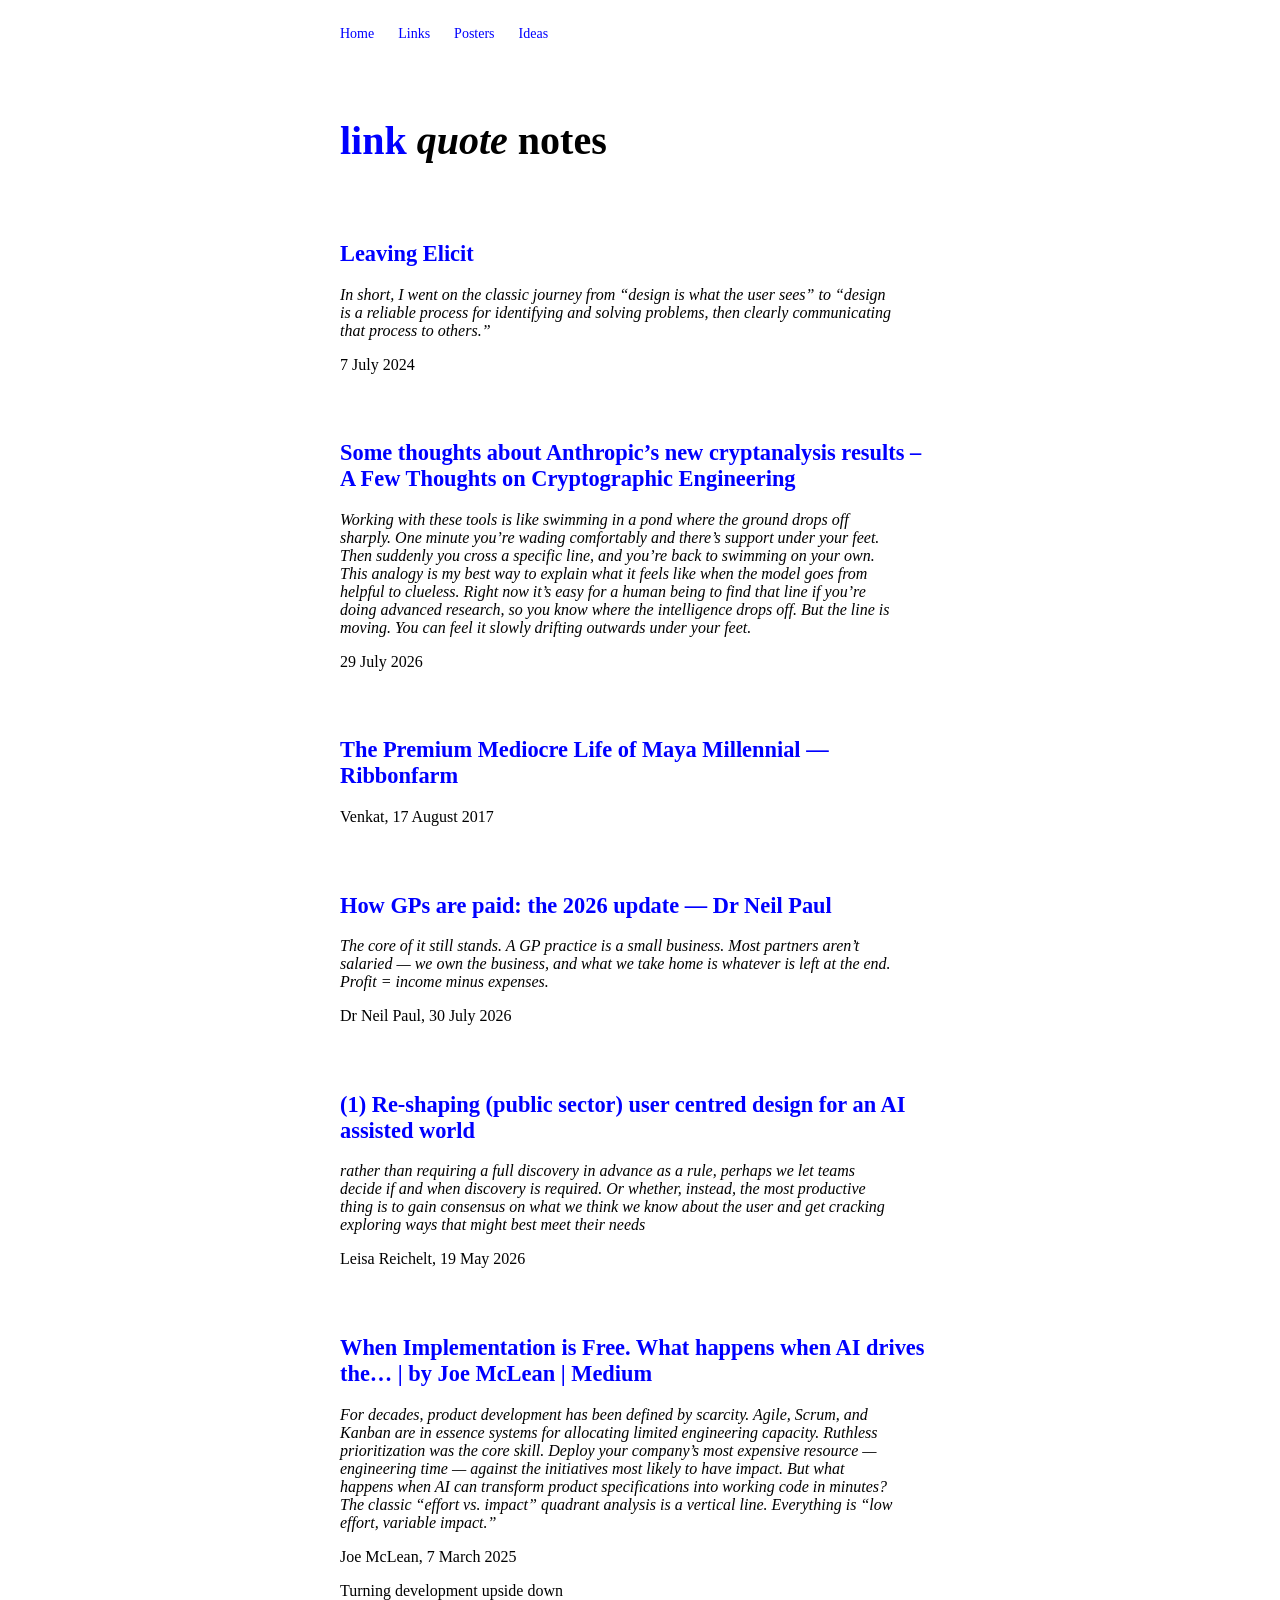
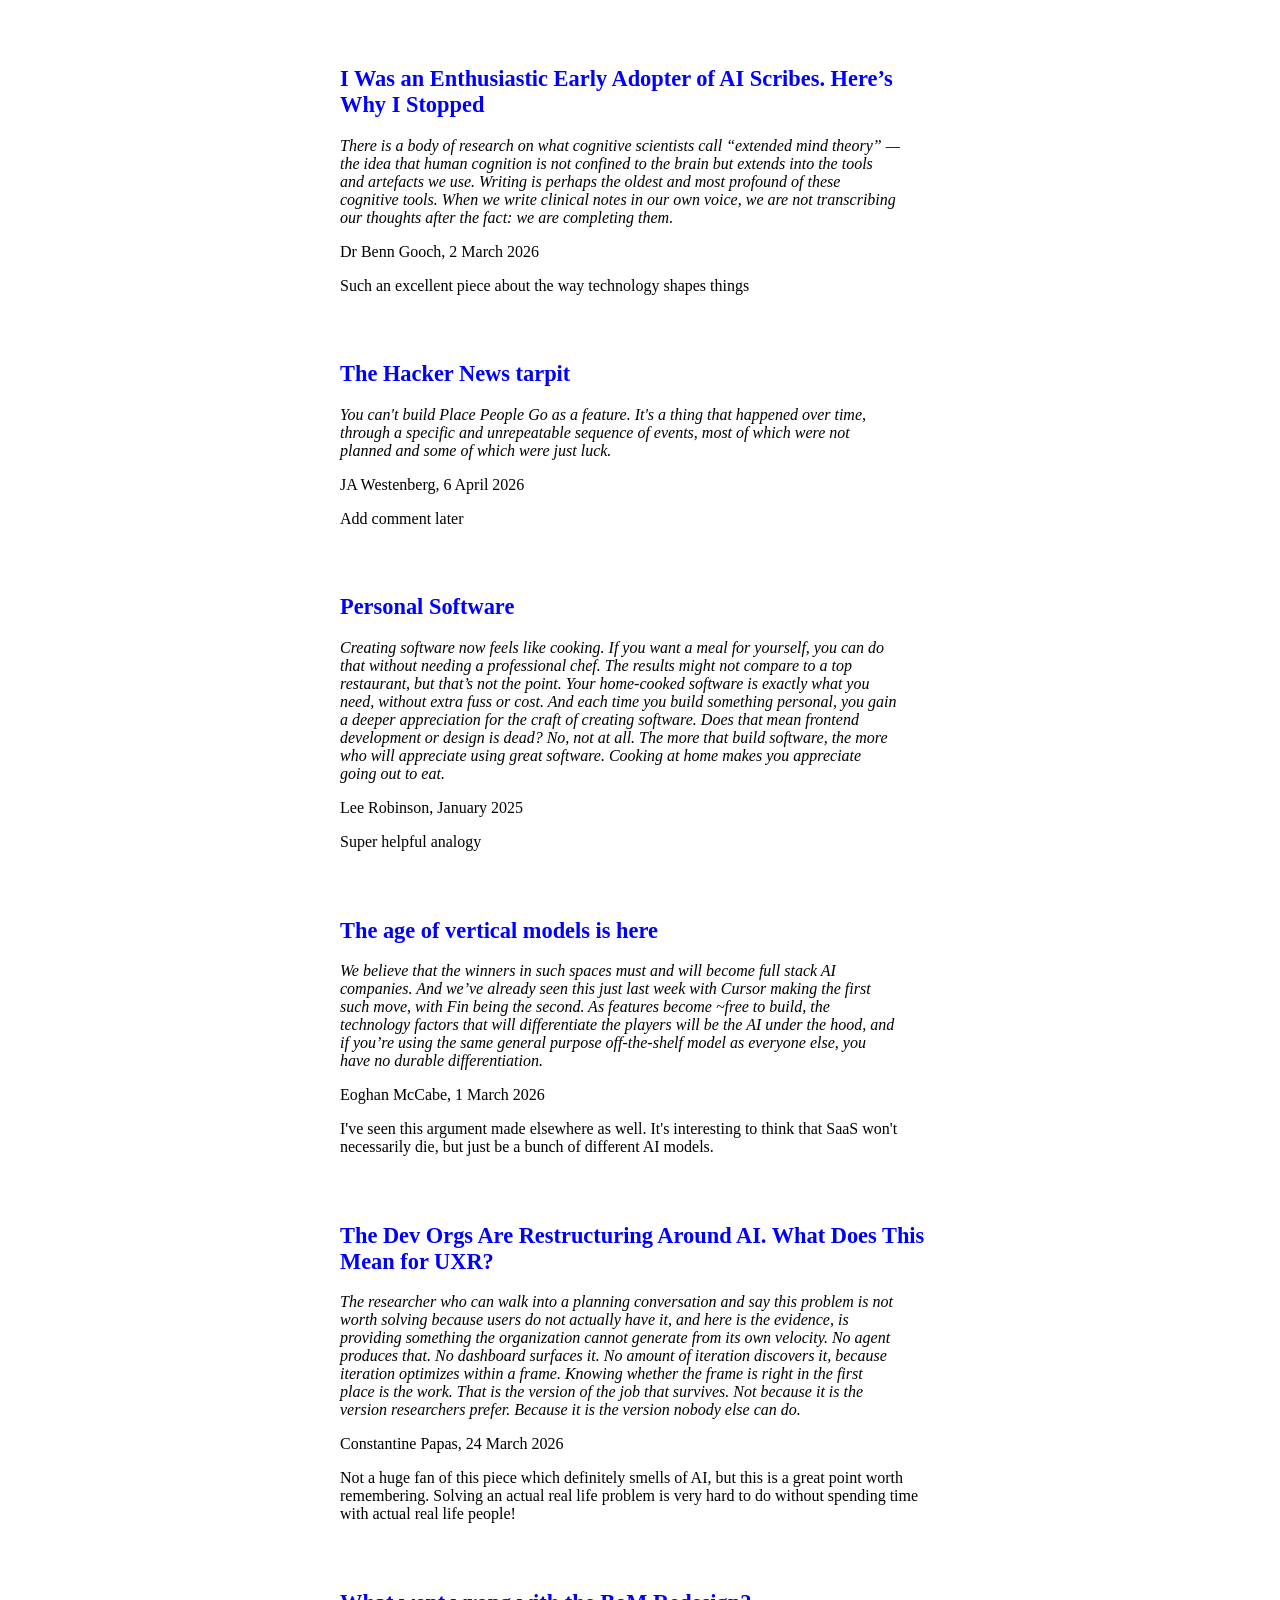
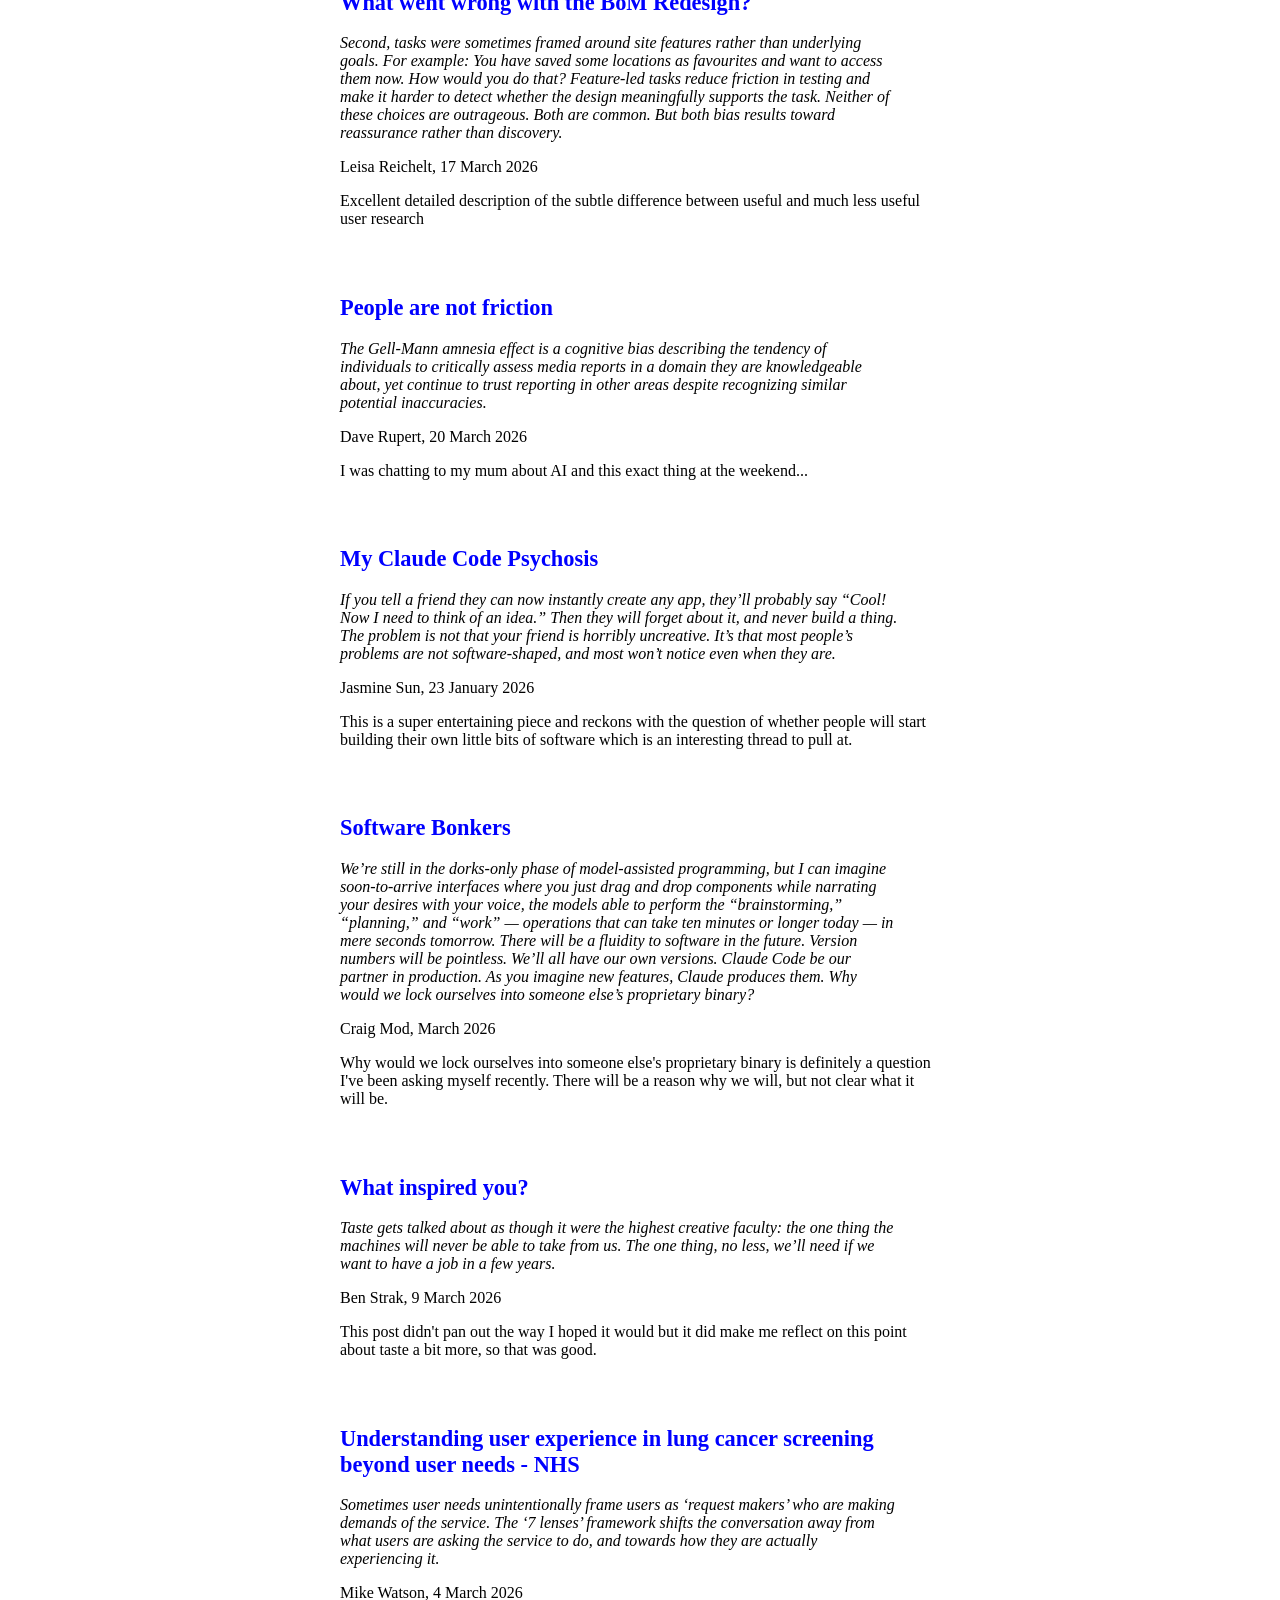
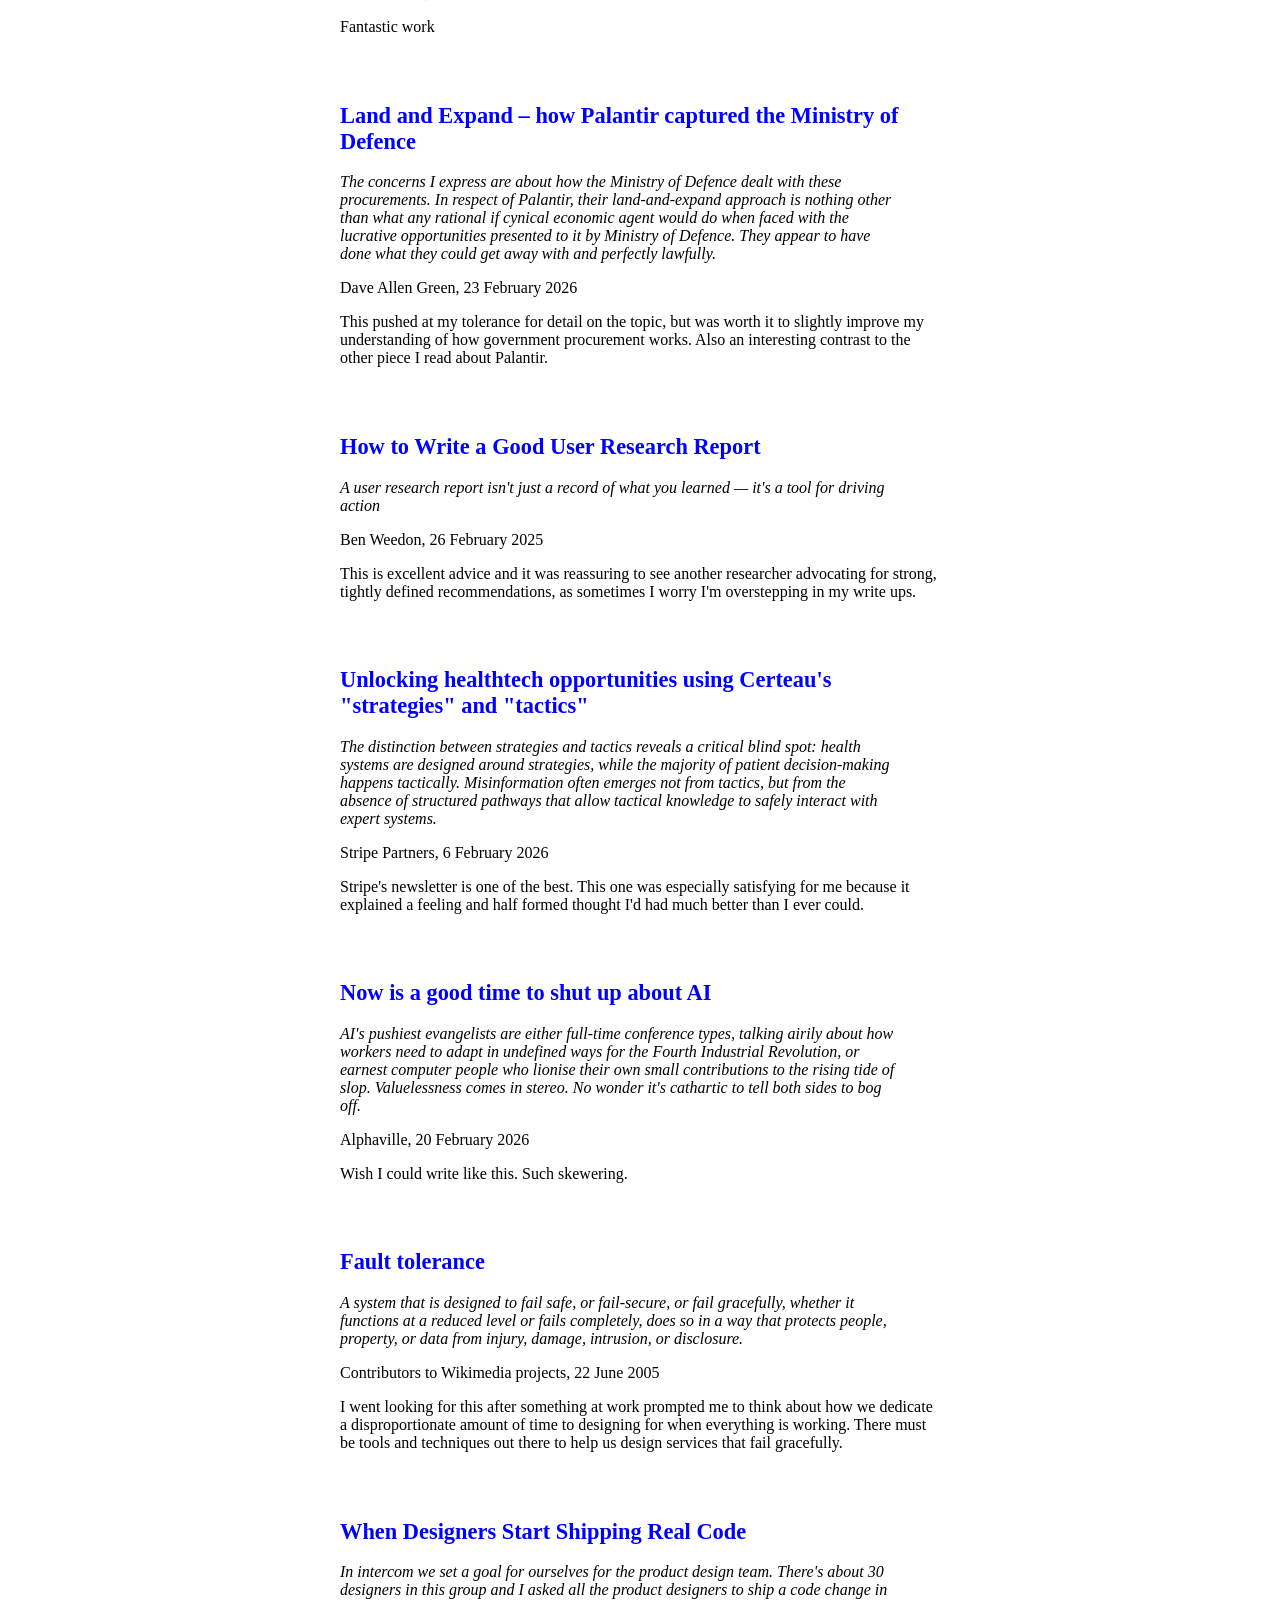
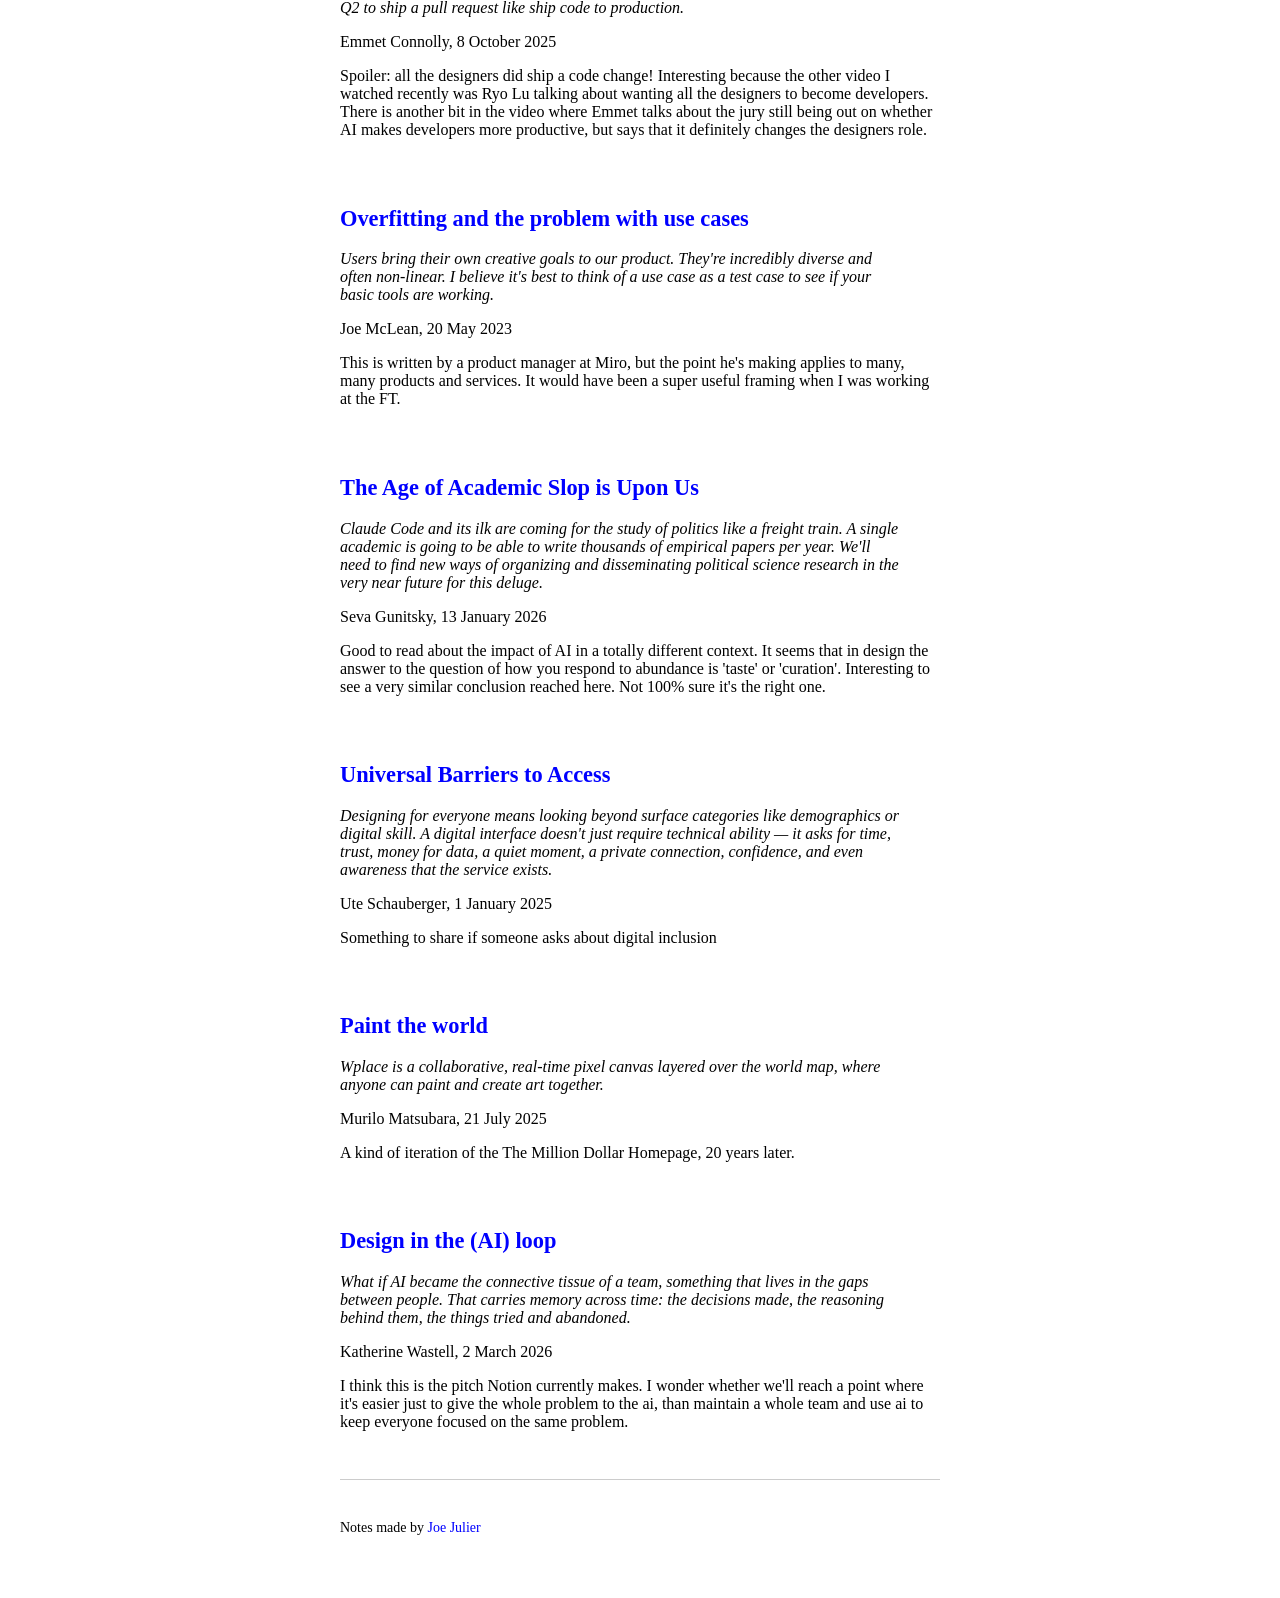
<file: links/index.html>
<!DOCTYPE html>
<html lang="en">
<head>
  <meta charset="UTF-8">
  <meta name="viewport" content="width=device-width, initial-scale=1.0">
  <title>link quote notes</title>
  <link rel="stylesheet" href="../style.css">
</head>
<body>

  <nav>
    <a href="/">Home</a>
    <a href="/links">Links</a>
    <a href="/posters">Posters</a>
    <a href="/ideas">Ideas</a>
  </nav>

  <h1><a href="#">link</a> <span class="word-quote">quote</span> notes</h1>

  <article>
    <h2><a href="https://maggieappleton.com/leaving-elicit">Leaving Elicit</a></h2>
    <blockquote>In short, I went on the classic journey from “design is what the user sees” to “design is a reliable process for identifying and solving problems, then clearly communicating that process to others.”</blockquote>
    <p>7 July 2024</p>
    
  </article>

  <article>
    <h2><a href="https://blog.cryptographyengineering.com/2026/07/29/some-notes-about-anthropics-new-results/">Some thoughts about Anthropic’s new cryptanalysis results – A Few Thoughts on Cryptographic Engineering</a></h2>
    <blockquote>Working with these tools is like swimming in a pond where the ground drops off sharply. One minute you’re wading comfortably and there’s support under your feet. Then suddenly you cross a specific line, and you’re back to swimming on your own. This analogy is my best way to explain what it feels like when the model goes from helpful to clueless. Right now it’s easy for a human being to find that line if you’re doing advanced research, so you know where the intelligence drops off. But the line is moving. You can feel it slowly drifting outwards under your feet.</blockquote>
    <p>29 July 2026</p>
    
  </article>

  <article>
    <h2><a href="https://ribbonfarm.com/2017/08/17/the-premium-mediocre-life-of-maya-millennial/">The Premium Mediocre Life of Maya Millennial — Ribbonfarm</a></h2>
    
    <p>Venkat, 17 August 2017</p>
    
  </article>

  <article>
    <h2><a href="https://www.drneilpaul.blog/how-gps-are-paid-2026/">How GPs are paid: the 2026 update — Dr Neil Paul</a></h2>
    <blockquote>The core of it still stands. A GP practice is a small business. Most partners aren’t salaried — we own the business, and what we take home is whatever is left at the end. Profit = income minus expenses.</blockquote>
    <p>Dr Neil Paul, 30 July 2026</p>
    
  </article>

  <article>
    <h2><a href="https://leisareichelt.substack.com/p/re-shaping-public-sector-user-centred?triedRedirect=true">(1) Re-shaping (public sector) user centred design for an AI assisted world</a></h2>
    <blockquote>rather than requiring a full discovery in advance as a rule, perhaps we let teams decide if and when discovery is required. Or whether, instead, the most productive thing is to gain consensus on what we think we know about the user and get cracking exploring ways that might best meet their needs</blockquote>
    <p>Leisa Reichelt, 19 May 2026</p>
    
  </article>

  <article>
    <h2><a href="https://medium.com/@islandlife/when-implementation-is-free-14ced3554f9c">When Implementation is Free. What happens when AI drives the… | by Joe McLean | Medium</a></h2>
    <blockquote>For decades, product development has been defined by scarcity. Agile, Scrum, and Kanban are in essence systems for allocating limited engineering capacity. Ruthless prioritization was the core skill. Deploy your company’s most expensive resource — engineering time — against the initiatives most likely to have impact.

But what happens when AI can transform product specifications into working code in minutes? The classic “effort vs. impact” quadrant analysis is a vertical line. Everything is “low effort, variable impact.”</blockquote>
    <p>Joe McLean, 7 March 2025</p>
    <p>Turning development upside down</p>
  </article>

  <article>
    <h2><a href="https://benngooch.substack.com/p/i-was-an-enthusiastic-early-adopter?r=318dr5&utm_medium=ios&triedRedirect=true">I Was an Enthusiastic Early Adopter of AI Scribes. Here’s Why I Stopped</a></h2>
    <blockquote>There is a body of research on what cognitive scientists call “extended mind theory” — the idea that human cognition is not confined to the brain but extends into the tools and artefacts we use. Writing is perhaps the oldest and most profound of these cognitive tools. When we write clinical notes in our own voice, we are not transcribing our thoughts after the fact: we are completing them.</blockquote>
    <p>Dr Benn Gooch, 2 March 2026</p>
    <p>Such an excellent piece about the way technology shapes things</p>
  </article>

  <article>
    <h2><a href="https://www.joanwestenberg.com/the-hacker-news-tarpit/">The Hacker News tarpit</a></h2>
    <blockquote>You can't build Place People Go as a feature. It's a thing that happened over time, through a specific and unrepeatable sequence of events, most of which were not planned and some of which were just luck.</blockquote>
    <p>JA Westenberg, 6 April 2026</p>
    <p>Add comment later</p>
  </article>

  <article>
    <h2><a href="https://leerob.com/personal-software">Personal Software</a></h2>
    <blockquote>Creating software now feels like cooking.

If you want a meal for yourself, you can do that without needing a professional chef. The results might not compare to a top restaurant, but that’s not the point.

Your home-cooked software is exactly what you need, without extra fuss or cost. And each time you build something personal, you gain a deeper appreciation for the craft of creating software.

Does that mean frontend development or design is dead? No, not at all.

The more that build software, the more who will appreciate using great software. Cooking at home makes you appreciate going out to eat.</blockquote>
    <p>Lee Robinson, January 2025</p>
    <p>Super helpful analogy</p>
  </article>

  <article>
    <h2><a href="https://www.linkedin.com/pulse/age-vertical-models-here-eoghan-mccabe-nsy6c/">The age of vertical models is here</a></h2>
    <blockquote>We believe that the winners in such spaces must and will become full stack AI companies. And we’ve already seen this just last week with Cursor making the first such move, with Fin being the second. As features become ~free to build, the technology factors that will differentiate the players will be the AI under the hood, and if you’re using the same general purpose off-the-shelf model as everyone else, you have no durable differentiation.</blockquote>
    <p>Eoghan McCabe, 1 March 2026</p>
    <p>I've seen this argument made elsewhere as well. It's interesting to think that SaaS won't necessarily die, but just be a bunch of different AI models.</p>
  </article>

  <article>
    <h2><a href="https://www.thevoiceofuser.com/the-dev-orgs-are-restructuring-around-ai-what-does-this-mean-for-uxr/">The Dev Orgs Are Restructuring Around AI. What Does This Mean for UXR?</a></h2>
    <blockquote>The researcher who can walk into a planning conversation and say this problem is not worth solving because users do not actually have it, and here is the evidence, is providing something the organization cannot generate from its own velocity. No agent produces that. No dashboard surfaces it. No amount of iteration discovers it, because iteration optimizes within a frame. Knowing whether the frame is right in the first place is the work. That is the version of the job that survives. Not because it is the version researchers prefer. Because it is the version nobody else can do.</blockquote>
    <p>Constantine Papas, 24 March 2026</p>
    <p>Not a huge fan of this piece which definitely smells of AI, but this is a great point worth remembering. Solving an actual real life problem is very hard to do without spending time with actual real life people!</p>
  </article>

  <article>
    <h2><a href="https://leisareichelt.substack.com/p/what-went-wrong-with-the-bom-redesign">What went wrong with the BoM Redesign?</a></h2>
    <blockquote>Second, tasks were sometimes framed around site features rather than underlying goals. For example:

You have saved some locations as favourites and want to access them now. How would you do that?

Feature-led tasks reduce friction in testing and make it harder to detect whether the design meaningfully supports the task. Neither of these choices are outrageous. Both are common.

But both bias results toward reassurance rather than discovery.</blockquote>
    <p>Leisa Reichelt, 17 March 2026</p>
    <p>Excellent detailed description of the subtle difference between useful and much less useful user research</p>
  </article>

  <article>
    <h2><a href="https://daverupert.com/2026/03/people-are-not-friction/?utm_campaign=ux-works-through-social-relationships-ai-tools-are-erasing-them&utm_medium=referral&utm_source=productpicnic.beehiiv.com">People are not friction</a></h2>
    <blockquote>The Gell-Mann amnesia effect is a cognitive bias describing the tendency of individuals to critically assess media reports in a domain they are knowledgeable about, yet continue to trust reporting in other areas despite recognizing similar potential inaccuracies.</blockquote>
    <p>Dave Rupert, 20 March 2026</p>
    <p>I was chatting to my mum about AI and this exact thing at the weekend...</p>
  </article>

  <article>
    <h2><a href="https://jasmi.news/p/claude-code?utm_source=substack&utm_medium=email&hide_intro_popup=true">My Claude Code Psychosis</a></h2>
    <blockquote>If you tell a friend they can now instantly create any app, they’ll probably say “Cool! Now I need to think of an idea.” Then they will forget about it, and never build a thing. The problem is not that your friend is horribly uncreative. It’s that most people’s problems are not software-shaped, and most won’t notice even when they are.</blockquote>
    <p>Jasmine Sun, 23 January 2026</p>
    <p>This is a super entertaining piece and reckons with the question of whether people will start building their own little bits of software which is an interesting thread to pull at.</p>
  </article>

  <article>
    <h2><a href="https://craigmod.com/essays/software_bonkers/">Software Bonkers</a></h2>
    <blockquote>We’re still in the dorks-only phase of model-assisted programming, but I can imagine soon-to-arrive interfaces where you just drag and drop components while narrating your desires with your voice, the models able to perform the “brainstorming,” “planning,” and “work” — operations that can take ten minutes or longer today — in mere seconds tomorrow. There will be a fluidity to software in the future. Version numbers will be pointless. We’ll all have our own versions. Claude Code be our partner in production. As you imagine new features, Claude produces them. Why would we lock ourselves into someone else’s proprietary binary?</blockquote>
    <p>Craig Mod, March 2026</p>
    <p>Why would we lock ourselves into someone else's proprietary binary is definitely a question I've been asking myself recently. There will be a reason why we will, but not clear what it will be.</p>
  </article>

  <article>
    <h2><a href="https://designlobster.substack.com/p/169-what-inspired-you">What inspired you?</a></h2>
    <blockquote>Taste gets talked about as though it were the highest creative faculty: the one thing the machines will never be able to take from us. The one thing, no less, we’ll need if we want to have a job in a few years.</blockquote>
    <p>Ben Strak, 9 March 2026</p>
    <p>This post didn't pan out the way I hoped it would but it did make me reflect on this point about taste a bit more, so that was good.</p>
  </article>

  <article>
    <h2><a href="https://design-history.prevention-services.nhs.uk/lung-health-check/2026/03/beyond-user-needs/">Understanding user experience in lung cancer screening beyond user needs - NHS</a></h2>
    <blockquote>Sometimes user needs unintentionally frame users as ‘request makers’ who are making demands of the service. The ‘7 lenses’ framework shifts the conversation away from what users are asking the service to do, and towards how they are actually experiencing it.</blockquote>
    <p>Mike Watson, 4 March 2026</p>
    <p>Fantastic work</p>
  </article>

  <article>
    <h2><a href="https://davidallengreen.com/2026/02/land-and-expand-how-palantir-captured-the-ministry-of-defence/">Land and Expand – how Palantir captured the Ministry of Defence</a></h2>
    <blockquote>The concerns I express are about how the Ministry of Defence dealt with these procurements. In respect of Palantir, their land-and-expand approach is nothing other than what any rational if cynical economic agent would do when faced with the lucrative opportunities presented to it by Ministry of Defence. They appear to have done what they could get away with and perfectly lawfully.</blockquote>
    <p>Dave Allen Green, 23 February 2026</p>
    <p>This pushed at my tolerance for detail on the topic, but was worth it to slightly improve my understanding of how government procurement works. Also an interesting contrast to the other piece I read about Palantir.</p>
  </article>

  <article>
    <h2><a href="https://medium.com/@benweedonresearch/how-to-write-a-good-user-research-report-7a82d0a96968">How to Write a Good User Research Report</a></h2>
    <blockquote>A user research report isn't just a record of what you learned — it's a tool for driving action</blockquote>
    <p>Ben Weedon, 26 February 2025</p>
    <p>This is excellent advice and it was reassuring to see another researcher advocating for strong, tightly defined recommendations, as sometimes I worry I'm overstepping in my write ups.</p>
  </article>

  <article>
    <h2><a href="https://stripepartners.substack.com/p/this-months-frame-unlocking-healthtech">Unlocking healthtech opportunities using Certeau's "strategies" and "tactics"</a></h2>
    <blockquote>The distinction between strategies and tactics reveals a critical blind spot: health systems are designed around strategies, while the majority of patient decision-making happens tactically. Misinformation often emerges not from tactics, but from the absence of structured pathways that allow tactical knowledge to safely interact with expert systems.</blockquote>
    <p>Stripe Partners, 6 February 2026</p>
    <p>Stripe's newsletter is one of the best. This one was especially satisfying for me because it explained a feeling and half formed thought I'd had much better than I ever could.</p>
  </article>

  <article>
    <h2><a href="https://substack.com/@ftav/p-188368455">Now is a good time to shut up about AI</a></h2>
    <blockquote>AI's pushiest evangelists are either full-time conference types, talking airily about how workers need to adapt in undefined ways for the Fourth Industrial Revolution, or earnest computer people who lionise their own small contributions to the rising tide of slop. Valuelessness comes in stereo. No wonder it's cathartic to tell both sides to bog off.</blockquote>
    <p>Alphaville, 20 February 2026</p>
    <p>Wish I could write like this. Such skewering.</p>
  </article>

  <article>
    <h2><a href="https://en.wikipedia.org/wiki/Fault_tolerance">Fault tolerance</a></h2>
    <blockquote>A system that is designed to fail safe, or fail-secure, or fail gracefully, whether it functions at a reduced level or fails completely, does so in a way that protects people, property, or data from injury, damage, intrusion, or disclosure.</blockquote>
    <p>Contributors to Wikimedia projects, 22 June 2005</p>
    <p>I went looking for this after something at work prompted me to think about how we dedicate a disproportionate amount of time to designing for when everything is working. There must be tools and techniques out there to help us design services that fail gracefully.</p>
  </article>

  <article>
    <h2><a href="https://www.youtube.com/watch?v=_acdhjOLvBs&t=1616s">When Designers Start Shipping Real Code</a></h2>
    <blockquote>In intercom we set a goal for ourselves for the product design team. There's about 30 designers in this group and I asked all the product designers to ship a code change in Q2 to ship a pull request like ship code to production.</blockquote>
    <p>Emmet Connolly, 8 October 2025</p>
    <p>Spoiler: all the designers did ship a code change! Interesting because the other video I watched recently was Ryo Lu talking about wanting all the designers to become developers. There is another bit in the video where Emmet talks about the jury still being out on whether AI makes developers more productive, but says that it definitely changes the designers role.</p>
  </article>

  <article>
    <h2><a href="https://medium.com/design-bootcamp/overfitting-and-the-problem-with-use-cases-337d9f4bf4d7">Overfitting and the problem with use cases</a></h2>
    <blockquote>Users bring their own creative goals to our product. They're incredibly diverse and often non-linear. I believe it's best to think of a use case as a test case to see if your basic tools are working.</blockquote>
    <p>Joe McLean, 20 May 2023</p>
    <p>This is written by a product manager at Miro, but the point he's making applies to many, many products and services. It would have been a super useful framing when I was working at the FT.</p>
  </article>

  <article>
    <h2><a href="https://hegemon.substack.com/p/the-age-of-academic-slop-is-upon">The Age of Academic Slop is Upon Us</a></h2>
    <blockquote>Claude Code and its ilk are coming for the study of politics like a freight train. A single academic is going to be able to write thousands of empirical papers per year. We'll need to find new ways of organizing and disseminating political science research in the very near future for this deluge.</blockquote>
    <p>Seva Gunitsky, 13 January 2026</p>
    <p>Good to read about the impact of AI in a totally different context. It seems that in design the answer to the question of how you respond to abundance is 'taste' or 'curation'. Interesting to see a very similar conclusion reached here. Not 100% sure it's the right one.</p>
  </article>

  <article>
    <h2><a href="https://uteschauberger.com/barrierstoaccess.html">Universal Barriers to Access</a></h2>
    <blockquote>Designing for everyone means looking beyond surface categories like demographics or digital skill. A digital interface doesn't just require technical ability — it asks for time, trust, money for data, a quiet moment, a private connection, confidence, and even awareness that the service exists.</blockquote>
    <p>Ute Schauberger, 1 January 2025</p>
    <p>Something to share if someone asks about digital inclusion</p>
  </article>

  <article>
    <h2><a href="https://wplace.live/">Paint the world</a></h2>
    <blockquote>Wplace is a collaborative, real-time pixel canvas layered over the world map, where anyone can paint and create art together.</blockquote>
    <p>Murilo Matsubara, 21 July 2025</p>
    <p>A kind of iteration of the The Million Dollar Homepage, 20 years later.</p>
  </article>

  <article>
    <h2><a href="https://www.katherinewastell.com/blog/2026/3/2/design-in-the-ai-loop">Design in the (AI) loop</a></h2>
    <blockquote>What if AI became the connective tissue of a team, something that lives in the gaps between people. That carries memory across time: the decisions made, the reasoning behind them, the things tried and abandoned.</blockquote>
    <p>Katherine Wastell, 2 March 2026</p>
    <p>I think this is the pitch Notion currently makes. I wonder whether we'll reach a point where it's easier just to give the whole problem to the ai, than maintain a whole team and use ai to keep everyone focused on the same problem.</p>
  </article>

  <hr>
  <footer>
    <p>Notes made by <a href="https://bsky.app/profile/joejulier.bsky.social">Joe Julier</a></p>
  </footer>

</body>
</html>
</file>
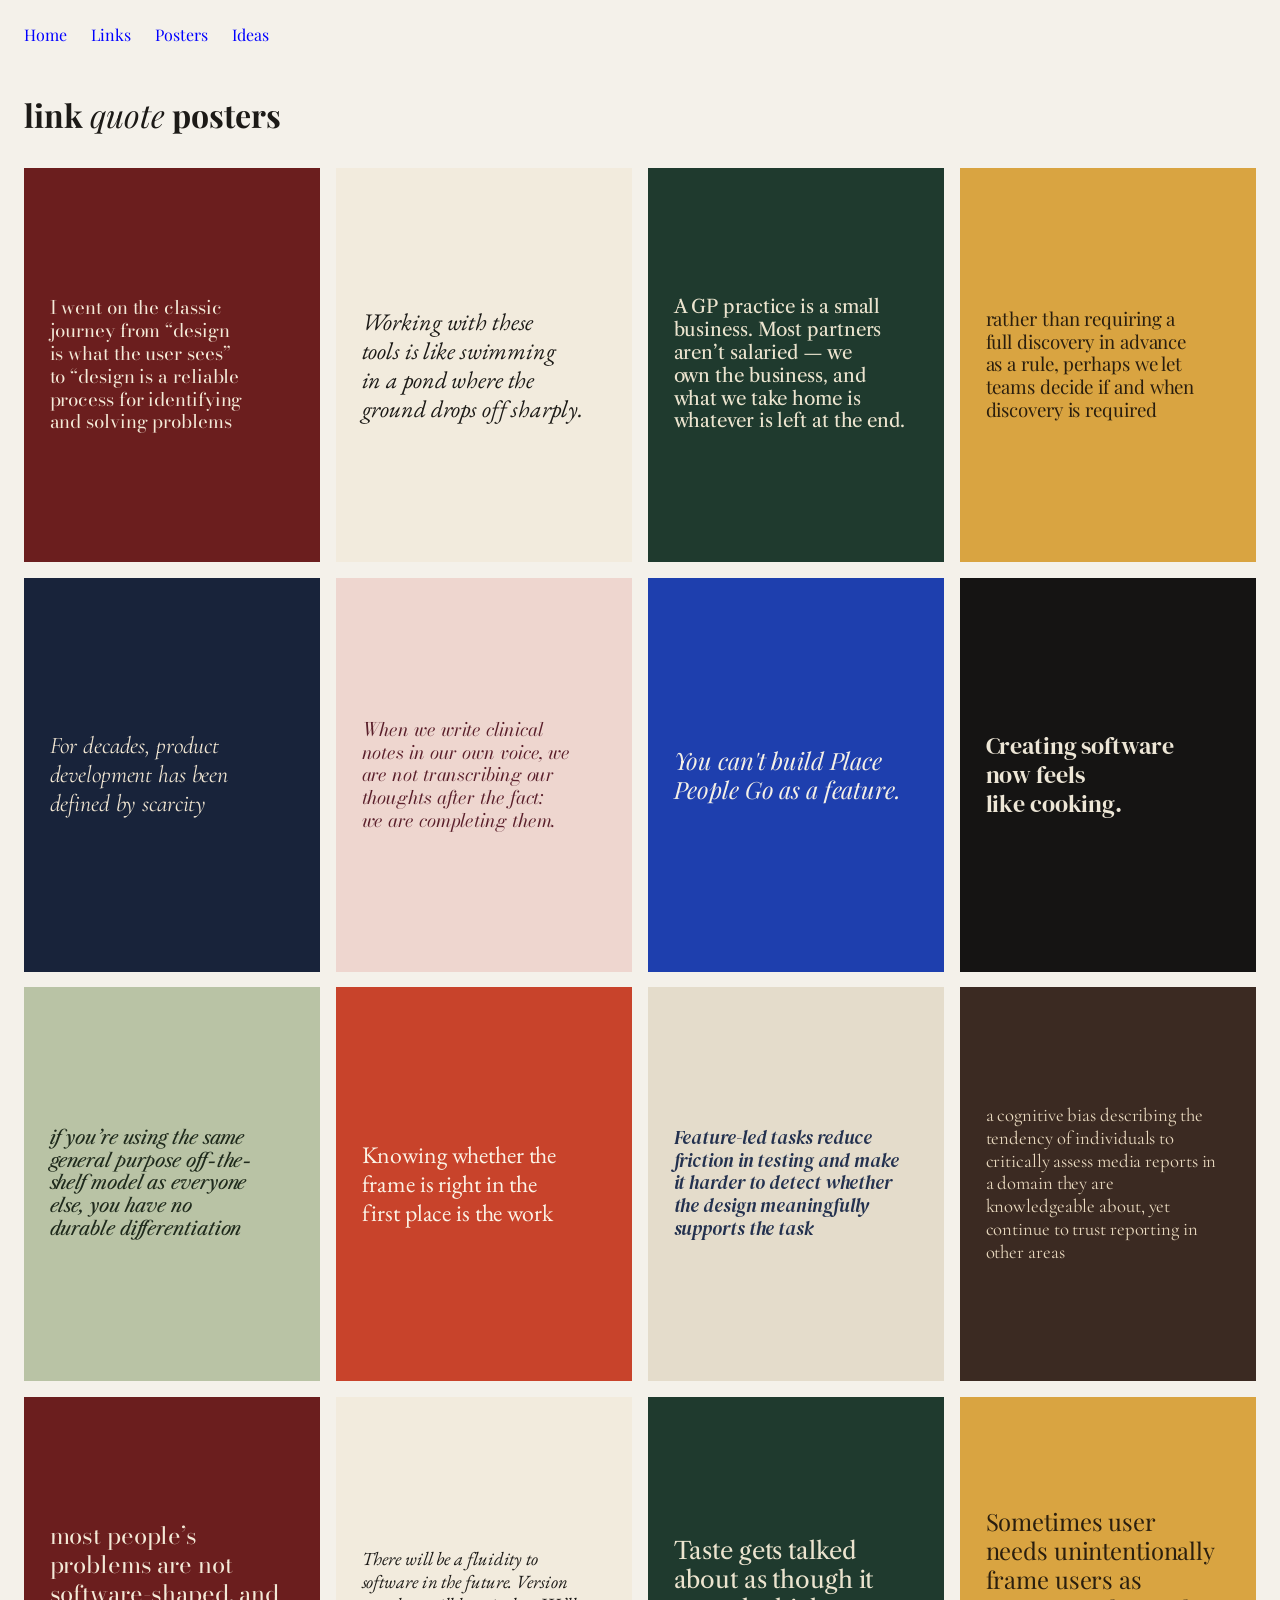
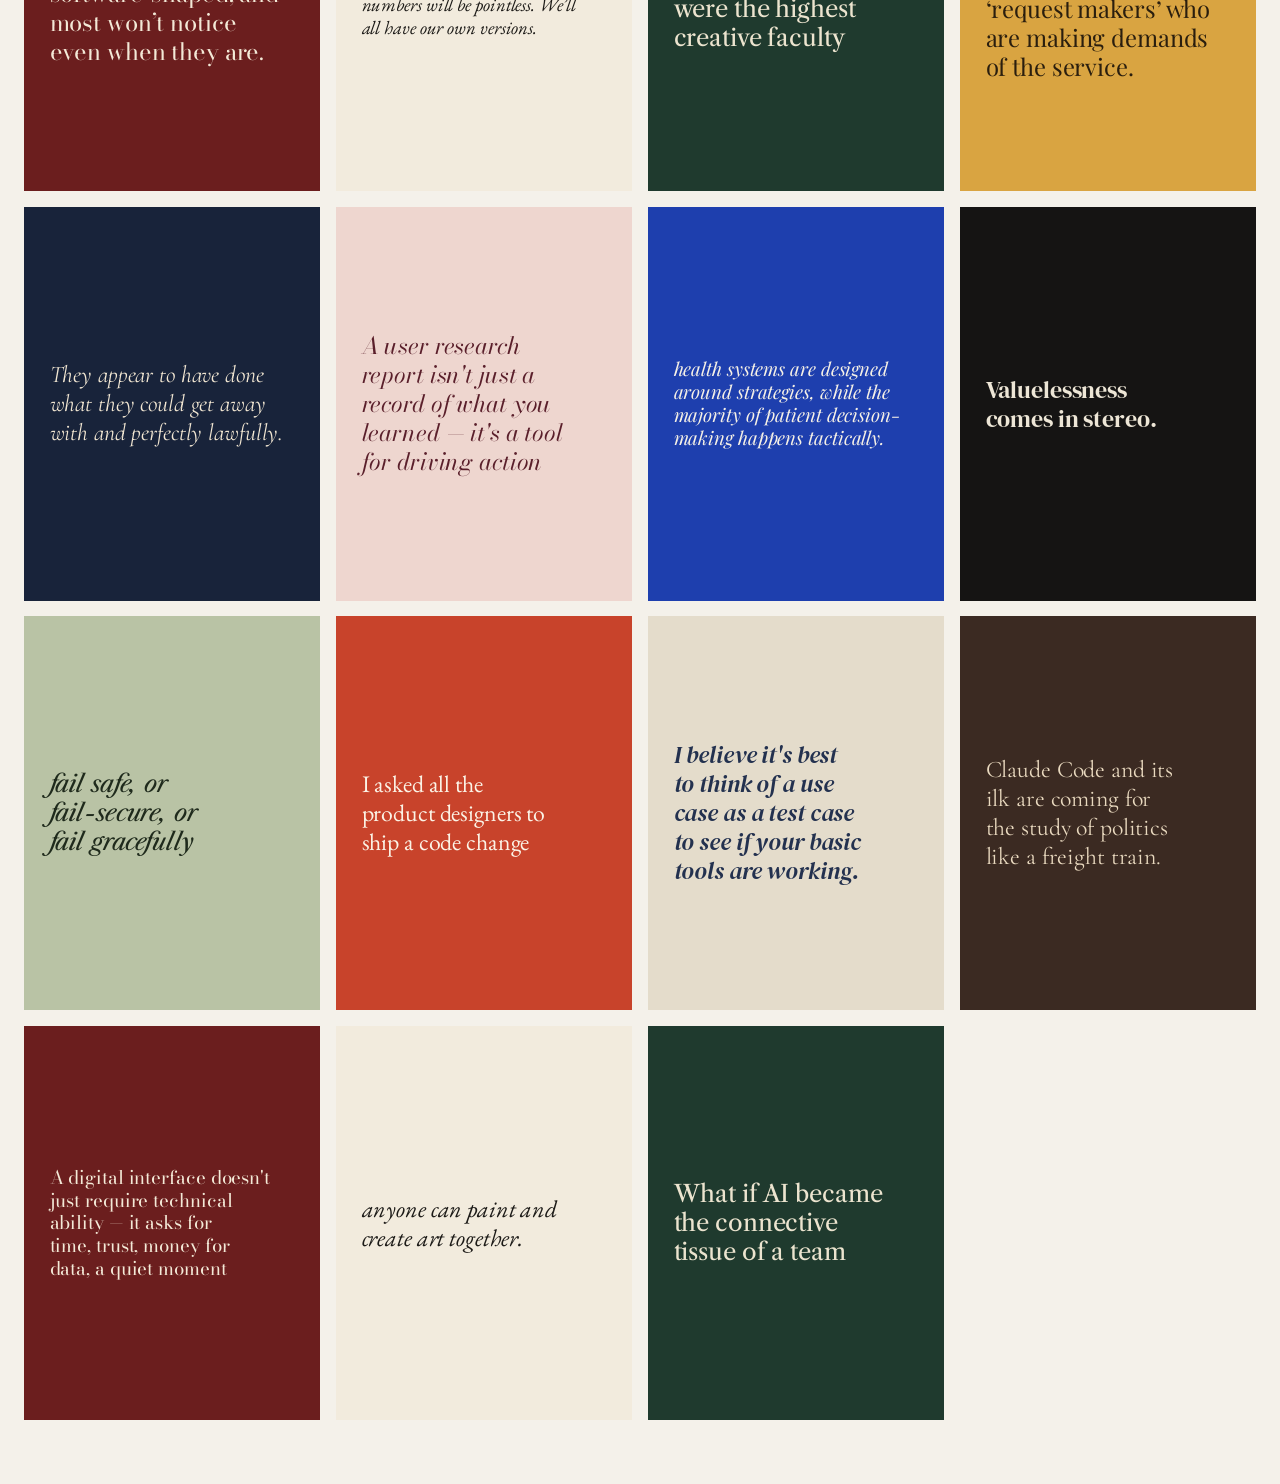
<file: posters/index.html>
<!DOCTYPE html>
<html lang="en">
<head>
  <meta charset="UTF-8">
  <meta name="viewport" content="width=device-width, initial-scale=1.0">
  <title>link quote posters</title>
  <link rel="preconnect" href="https://fonts.googleapis.com">
  <link rel="preconnect" href="https://fonts.gstatic.com" crossorigin>
  <link rel="stylesheet" href="https://fonts.googleapis.com/css2?family=Bodoni+Moda:ital,opsz,wght@0,6..96,400;1,6..96,400&family=Cormorant+Garamond:ital,wght@0,500;1,500&family=DM+Serif+Display:ital@0;1&family=EB+Garamond:ital@0;1&family=Libre+Caslon+Text:ital@0;1&family=Playfair+Display:ital,wght@0,400;0,700;1,400&display=swap">
  <style>
    * { box-sizing: border-box; }
    html, body { margin: 0; }
    body {
      font-family: 'Playfair Display', serif;
      font-size: 16px;
      background: #F4F1EA;
      color: #1C1A17;
    }
    a { color: inherit; text-decoration: none; }

    /* A poster. Everything inside is sized in --u, which scales with the poster. */
    .poster {
      container-type: size;
      position: relative;
      background: var(--bg);
      color: var(--ink);
      overflow: hidden;
    }
    .poster-inner {
      --u: min(1cqi, 0.72cqb);
      position: absolute;
      inset: 0;
      padding: calc(9 * var(--u));
      display: flex;
      flex-direction: column;
      justify-content: center;
      font-family: var(--font);
    }
    .quote {
      max-width: calc(84 * var(--u));
      font-size: calc(var(--size) * var(--u));
      line-height: 1.22;
      letter-spacing: -0.005em;
      font-style: var(--style);
      hyphens: manual;
    }
    .quote p { margin: 0; text-wrap: pretty; }
    .quote p + p { margin-top: 0.6em; }
    .quote.short p { text-wrap: balance; }
    .quote.full { color: color-mix(in srgb, var(--ink) 42%, var(--bg)); }
    .quote.full mark { background: none; color: var(--ink); }
    /* My note is commentary on the piece, not part of the poster, so it sits in the frame:
       top left, in the same font as the title and controls. */
    .single .note {
      position: fixed;
      top: 22px;
      left: 24px;
      max-width: 26em;
      color: var(--ink);
      line-height: 1.4;
      z-index: 2;
    }
    .single .note p { margin: 0; }
    .single .note p + p { margin-top: 0.6em; }

    /* Wall */
    .wall-head {
      display: flex;
      justify-content: space-between;
      align-items: baseline;
      gap: 24px;
      padding: 24px 24px 0;
    }
    .wall-head nav a { margin-right: 20px; color: #0000FF; }
    .wall-head nav a:hover { background: #FBE4EC; }
    h1 {
      font-size: 32px;
      font-weight: 700;
      margin: 48px 24px 32px;
    }
    h1 em { font-weight: 400; }
    .wall {
      display: grid;
      grid-template-columns: repeat(auto-fill, minmax(240px, 1fr));
      gap: 16px;
      padding: 0 24px 64px;
    }
    .wall .poster {
      aspect-ratio: 1 / 1.33;
      cursor: pointer;
      transition: transform .35s cubic-bezier(.2,.7,.2,1), box-shadow .35s;
    }
    .wall .poster:hover, .wall .poster:focus-visible {
      transform: translateY(-4px);
      box-shadow: 0 14px 30px -14px rgba(0,0,0,.45);
      outline: none;
    }

    /* Single poster, filling the screen */
    .single { display: none; }
    body.is-single { overflow: hidden; }
    body.is-single .single { display: block; position: fixed; inset: 0; }
    body.is-single .wall-view { display: none; }
    .single .poster { position: absolute; inset: 0; }
    .single .poster-inner { --u: min(1cqi, 0.62cqb); align-items: flex-start; padding-left: max(calc(9 * var(--u)), calc(50cqi - 46 * var(--u))); }
    /* The title and controls share one bar along the bottom. The title takes the room the
       controls leave, and when that gets too narrow the controls wrap onto their own row. */
    .bar {
      position: fixed;
      left: 24px;
      right: 24px;
      bottom: 22px;
      display: flex;
      flex-wrap: wrap;
      align-items: flex-end;
      justify-content: space-between;
      gap: 12px 40px;
      color: var(--ink);
      font-family: 'Playfair Display', serif;
      font-style: normal;
      line-height: 1.4;
      z-index: 2;
    }
    .meta { flex: 1 1 22em; }
    .meta a:hover { text-decoration: underline; text-underline-offset: 3px; }
    .meta .author { opacity: .7; }
    .controls {
      display: flex;
      gap: 20px;
    }
    .controls > * { white-space: nowrap; }
    .controls a, .controls button {
      font: inherit;
      color: inherit;
      background: none;
      border: 0;
      padding: 0;
      cursor: pointer;
    }
    .controls a:hover, .controls button:hover, .controls [aria-pressed="true"] { text-decoration: underline; text-underline-offset: 3px; }
    .controls .count { opacity: .7; font-variant-numeric: tabular-nums; }
    .single.fresh .poster { animation: fade .5s ease; }
    @keyframes fade { from { opacity: 0; } to { opacity: 1; } }

    @media (max-width: 640px) {
      .wall-head, .wall { padding-left: 16px; padding-right: 16px; }
      h1 { margin-left: 16px; margin-right: 16px; }
      .wall { grid-template-columns: repeat(2, 1fr); gap: 10px; }
      .single .poster-inner { --u: min(1cqi, 0.6cqb); padding: 12cqi 8cqi 30cqi; }
      .bar { left: 16px; right: 16px; }
      .single .note { left: 16px; right: 16px; top: 16px; }
      .controls { flex: 1 1 100%; gap: 16px; }
      .controls .count { display: none; }
      .controls a { margin-left: auto; }
    }
    @media (prefers-reduced-motion: reduce) {
      .single .poster { animation: none; }
      .wall .poster { transition: none; }
    }
  </style>
</head>
<body>

  <div class="wall-view">
    <div class="wall-head">
      <nav>
        <a href="/">Home</a>
        <a href="/links">Links</a>
        <a href="/posters">Posters</a>
        <a href="/ideas">Ideas</a>
      </nav>
    </div>
    <h1>link <em>quote</em> posters</h1>
    <main class="wall" id="wall"></main>
  </div>

  <div class="single" id="single" aria-live="polite"></div>

  <script>
    const { posters, styles } = {"posters":[{"quote":"In short, I went on the classic journey from “design is what the user sees” to “design is a reliable process for identifying and solving problems, then clearly communicating that process to others.”","marked":"In short, \u0001I went on the classic journey from “design is what the user sees” to “design is a reliable process for identifying and solving problems\u0002, then clearly communicating that process to others.”","excerpt":"I went on the classic journey from “design is what the user sees” to “design is a reliable process for identifying and solving problems","title":"Leaving Elicit","url":"https://maggieappleton.com/leaving-elicit","author":"","note":"","style":0},{"quote":"Working with these tools is like swimming in a pond where the ground drops off sharply. One minute you’re wading comfortably and there’s support under your feet. Then suddenly you cross a specific line, and you’re back to swimming on your own. This analogy is my best way to explain what it feels like when the model goes from helpful to clueless. Right now it’s easy for a human being to find that line if you’re doing advanced research, so you know where the intelligence drops off. But the line is moving. You can feel it slowly drifting outwards under your feet.","marked":"\u0001Working with these tools is like swimming in a pond where the ground drops off sharply.\u0002 One minute you’re wading comfortably and there’s support under your feet. Then suddenly you cross a specific line, and you’re back to swimming on your own. This analogy is my best way to explain what it feels like when the model goes from helpful to clueless. Right now it’s easy for a human being to find that line if you’re doing advanced research, so you know where the intelligence drops off. But the line is moving. You can feel it slowly drifting outwards under your feet.","excerpt":"Working with these tools is like swimming in a pond where the ground drops off sharply.","title":"Some thoughts about Anthropic’s new cryptanalysis results – A Few Thoughts on Cryptographic Engineering","url":"https://blog.cryptographyengineering.com/2026/07/29/some-notes-about-anthropics-new-results/","author":"","note":"","style":1},{"quote":"The core of it still stands. A GP practice is a small business. Most partners aren’t salaried — we own the business, and what we take home is whatever is left at the end. Profit = income minus expenses.","marked":"The core of it still stands. \u0001A GP practice is a small business. Most partners aren’t salaried — we own the business, and what we take home is whatever is left at the end.\u0002 Profit = income minus expenses.","excerpt":"A GP practice is a small business. Most partners aren’t salaried — we own the business, and what we take home is whatever is left at the end.","title":"How GPs are paid: the 2026 update — Dr Neil Paul","url":"https://www.drneilpaul.blog/how-gps-are-paid-2026/","author":"Dr Neil Paul","note":"","style":2},{"quote":"rather than requiring a full discovery in advance as a rule, perhaps we let teams decide if and when discovery is required. Or whether, instead, the most productive thing is to gain consensus on what we think we know about the user and get cracking exploring ways that might best meet their needs","marked":"\u0001rather than requiring a full discovery in advance as a rule, perhaps we let teams decide if and when discovery is required\u0002. Or whether, instead, the most productive thing is to gain consensus on what we think we know about the user and get cracking exploring ways that might best meet their needs","excerpt":"rather than requiring a full discovery in advance as a rule, perhaps we let teams decide if and when discovery is required","title":"(1) Re-shaping (public sector) user centred design for an AI assisted world","url":"https://leisareichelt.substack.com/p/re-shaping-public-sector-user-centred?triedRedirect=true","author":"Leisa Reichelt","note":"","style":3},{"quote":"For decades, product development has been defined by scarcity. Agile, Scrum, and Kanban are in essence systems for allocating limited engineering capacity. Ruthless prioritization was the core skill. Deploy your company’s most expensive resource — engineering time — against the initiatives most likely to have impact.\n\nBut what happens when AI can transform product specifications into working code in minutes? The classic “effort vs. impact” quadrant analysis is a vertical line. Everything is “low effort, variable impact.”","marked":"\u0001For decades, product development has been defined by scarcity\u0002. Agile, Scrum, and Kanban are in essence systems for allocating limited engineering capacity. Ruthless prioritization was the core skill. Deploy your company’s most expensive resource — engineering time — against the initiatives most likely to have impact.\n\nBut what happens when AI can transform product specifications into working code in minutes? The classic “effort vs. impact” quadrant analysis is a vertical line. Everything is “low effort, variable impact.”","excerpt":"For decades, product development has been defined by scarcity","title":"When Implementation is Free. What happens when AI drives the… | by Joe McLean | Medium","url":"https://medium.com/@islandlife/when-implementation-is-free-14ced3554f9c","author":"Joe McLean","note":"Turning development upside down","style":4},{"quote":"There is a body of research on what cognitive scientists call “extended mind theory” — the idea that human cognition is not confined to the brain but extends into the tools and artefacts we use. Writing is perhaps the oldest and most profound of these cognitive tools. When we write clinical notes in our own voice, we are not transcribing our thoughts after the fact: we are completing them.","marked":"There is a body of research on what cognitive scientists call “extended mind theory” — the idea that human cognition is not confined to the brain but extends into the tools and artefacts we use. Writing is perhaps the oldest and most profound of these cognitive tools. \u0001When we write clinical notes in our own voice, we are not transcribing our thoughts after the fact: we are completing them.\u0002","excerpt":"When we write clinical notes in our own voice, we are not transcribing our thoughts after the fact: we are completing them.","title":"I Was an Enthusiastic Early Adopter of AI Scribes. Here’s Why I Stopped","url":"https://benngooch.substack.com/p/i-was-an-enthusiastic-early-adopter?r=318dr5&utm_medium=ios&triedRedirect=true","author":"Dr Benn Gooch","note":"Such an excellent piece about the way technology shapes things","style":5},{"quote":"You can't build Place People Go as a feature. It's a thing that happened over time, through a specific and unrepeatable sequence of events, most of which were not planned and some of which were just luck.","marked":"\u0001You can't build Place People Go as a feature.\u0002 It's a thing that happened over time, through a specific and unrepeatable sequence of events, most of which were not planned and some of which were just luck.","excerpt":"You can't build Place People Go as a feature.","title":"The Hacker News tarpit","url":"https://www.joanwestenberg.com/the-hacker-news-tarpit/","author":"JA Westenberg","note":"Add comment later","style":6},{"quote":"Creating software now feels like cooking.\n\nIf you want a meal for yourself, you can do that without needing a professional chef. The results might not compare to a top restaurant, but that’s not the point.\n\nYour home-cooked software is exactly what you need, without extra fuss or cost. And each time you build something personal, you gain a deeper appreciation for the craft of creating software.\n\nDoes that mean frontend development or design is dead? No, not at all.\n\nThe more that build software, the more who will appreciate using great software. Cooking at home makes you appreciate going out to eat.","marked":"\u0001Creating software now feels like cooking.\u0002\n\nIf you want a meal for yourself, you can do that without needing a professional chef. The results might not compare to a top restaurant, but that’s not the point.\n\nYour home-cooked software is exactly what you need, without extra fuss or cost. And each time you build something personal, you gain a deeper appreciation for the craft of creating software.\n\nDoes that mean frontend development or design is dead? No, not at all.\n\nThe more that build software, the more who will appreciate using great software. Cooking at home makes you appreciate going out to eat.","excerpt":"Creating software now feels like cooking.","title":"Personal Software","url":"https://leerob.com/personal-software","author":"Lee Robinson","note":"Super helpful analogy","style":7},{"quote":"We believe that the winners in such spaces must and will become full stack AI companies. And we’ve already seen this just last week with Cursor making the first such move, with Fin being the second. As features become ~free to build, the technology factors that will differentiate the players will be the AI under the hood, and if you’re using the same general purpose off-the-shelf model as everyone else, you have no durable differentiation.","marked":"We believe that the winners in such spaces must and will become full stack AI companies. And we’ve already seen this just last week with Cursor making the first such move, with Fin being the second. As features become ~free to build, the technology factors that will differentiate the players will be the AI under the hood, and \u0001if you’re using the same general purpose off-the-shelf model as everyone else, you have no durable differentiation\u0002.","excerpt":"if you’re using the same general purpose off-the-shelf model as everyone else, you have no durable differentiation","title":"The age of vertical models is here","url":"https://www.linkedin.com/pulse/age-vertical-models-here-eoghan-mccabe-nsy6c/","author":"Eoghan McCabe","note":"I've seen this argument made elsewhere as well. It's interesting to think that SaaS won't necessarily die, but just be a bunch of different AI models.","style":8},{"quote":"The researcher who can walk into a planning conversation and say this problem is not worth solving because users do not actually have it, and here is the evidence, is providing something the organization cannot generate from its own velocity. No agent produces that. No dashboard surfaces it. No amount of iteration discovers it, because iteration optimizes within a frame. Knowing whether the frame is right in the first place is the work. That is the version of the job that survives. Not because it is the version researchers prefer. Because it is the version nobody else can do.","marked":"The researcher who can walk into a planning conversation and say this problem is not worth solving because users do not actually have it, and here is the evidence, is providing something the organization cannot generate from its own velocity. No agent produces that. No dashboard surfaces it. No amount of iteration discovers it, because iteration optimizes within a frame. \u0001Knowing whether the frame is right in the first place is the work\u0002. That is the version of the job that survives. Not because it is the version researchers prefer. Because it is the version nobody else can do.","excerpt":"Knowing whether the frame is right in the first place is the work","title":"The Dev Orgs Are Restructuring Around AI. What Does This Mean for UXR?","url":"https://www.thevoiceofuser.com/the-dev-orgs-are-restructuring-around-ai-what-does-this-mean-for-uxr/","author":"Constantine Papas","note":"Not a huge fan of this piece which definitely smells of AI, but this is a great point worth remembering. Solving an actual real life problem is very hard to do without spending time with actual real life people!","style":9},{"quote":"Second, tasks were sometimes framed around site features rather than underlying goals. For example:\n\nYou have saved some locations as favourites and want to access them now. How would you do that?\n\nFeature-led tasks reduce friction in testing and make it harder to detect whether the design meaningfully supports the task. Neither of these choices are outrageous. Both are common.\n\nBut both bias results toward reassurance rather than discovery.","marked":"Second, tasks were sometimes framed around site features rather than underlying goals. For example:\n\nYou have saved some locations as favourites and want to access them now. How would you do that?\n\n\u0001Feature-led tasks reduce friction in testing and make it harder to detect whether the design meaningfully supports the task\u0002. Neither of these choices are outrageous. Both are common.\n\nBut both bias results toward reassurance rather than discovery.","excerpt":"Feature-led tasks reduce friction in testing and make it harder to detect whether the design meaningfully supports the task","title":"What went wrong with the BoM Redesign?","url":"https://leisareichelt.substack.com/p/what-went-wrong-with-the-bom-redesign","author":"Leisa Reichelt","note":"Excellent detailed description of the subtle difference between useful and much less useful user research","style":10},{"quote":"The Gell-Mann amnesia effect is a cognitive bias describing the tendency of individuals to critically assess media reports in a domain they are knowledgeable about, yet continue to trust reporting in other areas despite recognizing similar potential inaccuracies.","marked":"The Gell-Mann amnesia effect is \u0001a cognitive bias describing the tendency of individuals to critically assess media reports in a domain they are knowledgeable about, yet continue to trust reporting in other areas\u0002 despite recognizing similar potential inaccuracies.","excerpt":"a cognitive bias describing the tendency of individuals to critically assess media reports in a domain they are knowledgeable about, yet continue to trust reporting in other areas","title":"People are not friction","url":"https://daverupert.com/2026/03/people-are-not-friction/?utm_campaign=ux-works-through-social-relationships-ai-tools-are-erasing-them&utm_medium=referral&utm_source=productpicnic.beehiiv.com","author":"Dave Rupert","note":"I was chatting to my mum about AI and this exact thing at the weekend...","style":11},{"quote":"If you tell a friend they can now instantly create any app, they’ll probably say “Cool! Now I need to think of an idea.” Then they will forget about it, and never build a thing. The problem is not that your friend is horribly uncreative. It’s that most people’s problems are not software-shaped, and most won’t notice even when they are.","marked":"If you tell a friend they can now instantly create any app, they’ll probably say “Cool! Now I need to think of an idea.” Then they will forget about it, and never build a thing. The problem is not that your friend is horribly uncreative. It’s that \u0001most people’s problems are not software-shaped, and most won’t notice even when they are.\u0002","excerpt":"most people’s problems are not software-shaped, and most won’t notice even when they are.","title":"My Claude Code Psychosis","url":"https://jasmi.news/p/claude-code?utm_source=substack&utm_medium=email&hide_intro_popup=true","author":"Jasmine Sun","note":"This is a super entertaining piece and reckons with the question of whether people will start building their own little bits of software which is an interesting thread to pull at.","style":0},{"quote":"We’re still in the dorks-only phase of model-assisted programming, but I can imagine soon-to-arrive interfaces where you just drag and drop components while narrating your desires with your voice, the models able to perform the “brainstorming,” “planning,” and “work” — operations that can take ten minutes or longer today — in mere seconds tomorrow. There will be a fluidity to software in the future. Version numbers will be pointless. We’ll all have our own versions. Claude Code be our partner in production. As you imagine new features, Claude produces them. Why would we lock ourselves into someone else’s proprietary binary?","marked":"We’re still in the dorks-only phase of model-assisted programming, but I can imagine soon-to-arrive interfaces where you just drag and drop components while narrating your desires with your voice, the models able to perform the “brainstorming,” “planning,” and “work” — operations that can take ten minutes or longer today — in mere seconds tomorrow. \u0001There will be a fluidity to software in the future. Version numbers will be pointless. We’ll all have our own versions.\u0002 Claude Code be our partner in production. As you imagine new features, Claude produces them. Why would we lock ourselves into someone else’s proprietary binary?","excerpt":"There will be a fluidity to software in the future. Version numbers will be pointless. We’ll all have our own versions.","title":"Software Bonkers","url":"https://craigmod.com/essays/software_bonkers/","author":"Craig Mod","note":"Why would we lock ourselves into someone else's proprietary binary is definitely a question I've been asking myself recently. There will be a reason why we will, but not clear what it will be.","style":1},{"quote":"Taste gets talked about as though it were the highest creative faculty: the one thing the machines will never be able to take from us. The one thing, no less, we’ll need if we want to have a job in a few years.","marked":"\u0001Taste gets talked about as though it were the highest creative faculty\u0002: the one thing the machines will never be able to take from us. The one thing, no less, we’ll need if we want to have a job in a few years.","excerpt":"Taste gets talked about as though it were the highest creative faculty","title":"What inspired you?","url":"https://designlobster.substack.com/p/169-what-inspired-you","author":"Ben Strak","note":"This post didn't pan out the way I hoped it would but it did make me reflect on this point about taste a bit more, so that was good.","style":2},{"quote":"Sometimes user needs unintentionally frame users as ‘request makers’ who are making demands of the service. The ‘7 lenses’ framework shifts the conversation away from what users are asking the service to do, and towards how they are actually experiencing it.","marked":"\u0001Sometimes user needs unintentionally frame users as ‘request makers’ who are making demands of the service.\u0002 The ‘7 lenses’ framework shifts the conversation away from what users are asking the service to do, and towards how they are actually experiencing it.","excerpt":"Sometimes user needs unintentionally frame users as ‘request makers’ who are making demands of the service.","title":"Understanding user experience in lung cancer screening beyond user needs - NHS","url":"https://design-history.prevention-services.nhs.uk/lung-health-check/2026/03/beyond-user-needs/","author":"Mike Watson","note":"Fantastic work","style":3},{"quote":"The concerns I express are about how the Ministry of Defence dealt with these procurements. In respect of Palantir, their land-and-expand approach is nothing other than what any rational if cynical economic agent would do when faced with the lucrative opportunities presented to it by Ministry of Defence. They appear to have done what they could get away with and perfectly lawfully.","marked":"The concerns I express are about how the Ministry of Defence dealt with these procurements. In respect of Palantir, their land-and-expand approach is nothing other than what any rational if cynical economic agent would do when faced with the lucrative opportunities presented to it by Ministry of Defence. \u0001They appear to have done what they could get away with and perfectly lawfully.\u0002","excerpt":"They appear to have done what they could get away with and perfectly lawfully.","title":"Land and Expand – how Palantir captured the Ministry of Defence","url":"https://davidallengreen.com/2026/02/land-and-expand-how-palantir-captured-the-ministry-of-defence/","author":"Dave Allen Green","note":"This pushed at my tolerance for detail on the topic, but was worth it to slightly improve my understanding of how government procurement works. Also an interesting contrast to the other piece I read about Palantir.","style":4},{"quote":"A user research report isn't just a record of what you learned — it's a tool for driving action","marked":"\u0001A user research report isn't just a record of what you learned — it's a tool for driving action\u0002","excerpt":"A user research report isn't just a record of what you learned — it's a tool for driving action","title":"How to Write a Good User Research Report","url":"https://medium.com/@benweedonresearch/how-to-write-a-good-user-research-report-7a82d0a96968","author":"Ben Weedon","note":"This is excellent advice and it was reassuring to see another researcher advocating for strong, tightly defined recommendations, as sometimes I worry I'm overstepping in my write ups.","style":5},{"quote":"The distinction between strategies and tactics reveals a critical blind spot: health systems are designed around strategies, while the majority of patient decision-making happens tactically. Misinformation often emerges not from tactics, but from the absence of structured pathways that allow tactical knowledge to safely interact with expert systems.","marked":"The distinction between strategies and tactics reveals a critical blind spot: \u0001health systems are designed around strategies, while the majority of patient decision-making happens tactically.\u0002 Misinformation often emerges not from tactics, but from the absence of structured pathways that allow tactical knowledge to safely interact with expert systems.","excerpt":"health systems are designed around strategies, while the majority of patient decision-making happens tactically.","title":"Unlocking healthtech opportunities using Certeau's \"strategies\" and \"tactics\"","url":"https://stripepartners.substack.com/p/this-months-frame-unlocking-healthtech","author":"Stripe Partners","note":"Stripe's newsletter is one of the best. This one was especially satisfying for me because it explained a feeling and half formed thought I'd had much better than I ever could.","style":6},{"quote":"AI's pushiest evangelists are either full-time conference types, talking airily about how workers need to adapt in undefined ways for the Fourth Industrial Revolution, or earnest computer people who lionise their own small contributions to the rising tide of slop. Valuelessness comes in stereo. No wonder it's cathartic to tell both sides to bog off.","marked":"AI's pushiest evangelists are either full-time conference types, talking airily about how workers need to adapt in undefined ways for the Fourth Industrial Revolution, or earnest computer people who lionise their own small contributions to the rising tide of slop. \u0001Valuelessness comes in stereo.\u0002 No wonder it's cathartic to tell both sides to bog off.","excerpt":"Valuelessness comes in stereo.","title":"Now is a good time to shut up about AI","url":"https://substack.com/@ftav/p-188368455","author":"Alphaville","note":"Wish I could write like this. Such skewering.","style":7},{"quote":"A system that is designed to fail safe, or fail-secure, or fail gracefully, whether it functions at a reduced level or fails completely, does so in a way that protects people, property, or data from injury, damage, intrusion, or disclosure.","marked":"A system that is designed to \u0001fail safe, or fail-secure, or fail gracefully\u0002, whether it functions at a reduced level or fails completely, does so in a way that protects people, property, or data from injury, damage, intrusion, or disclosure.","excerpt":"fail safe, or fail-secure, or fail gracefully","title":"Fault tolerance","url":"https://en.wikipedia.org/wiki/Fault_tolerance","author":"Contributors to Wikimedia projects","note":"I went looking for this after something at work prompted me to think about how we dedicate a disproportionate amount of time to designing for when everything is working. There must be tools and techniques out there to help us design services that fail gracefully.","style":8},{"quote":"In intercom we set a goal for ourselves for the product design team. There's about 30 designers in this group and I asked all the product designers to ship a code change in Q2 to ship a pull request like ship code to production.","marked":"In intercom we set a goal for ourselves for the product design team. There's about 30 designers in this group and \u0001I asked all the product designers to ship a code change\u0002 in Q2 to ship a pull request like ship code to production.","excerpt":"I asked all the product designers to ship a code change","title":"When Designers Start Shipping Real Code","url":"https://www.youtube.com/watch?v=_acdhjOLvBs&t=1616s","author":"Emmet Connolly","note":"Spoiler: all the designers did ship a code change! Interesting because the other video I watched recently was Ryo Lu talking about wanting all the designers to become developers. There is another bit in the video where Emmet talks about the jury still being out on whether AI makes developers more productive, but says that it definitely changes the designers role.","style":9},{"quote":"Users bring their own creative goals to our product. They're incredibly diverse and often non-linear. I believe it's best to think of a use case as a test case to see if your basic tools are working.","marked":"Users bring their own creative goals to our product. They're incredibly diverse and often non-linear. \u0001I believe it's best to think of a use case as a test case to see if your basic tools are working.\u0002","excerpt":"I believe it's best to think of a use case as a test case to see if your basic tools are working.","title":"Overfitting and the problem with use cases","url":"https://medium.com/design-bootcamp/overfitting-and-the-problem-with-use-cases-337d9f4bf4d7","author":"Joe McLean","note":"This is written by a product manager at Miro, but the point he's making applies to many, many products and services. It would have been a super useful framing when I was working at the FT.","style":10},{"quote":"Claude Code and its ilk are coming for the study of politics like a freight train. A single academic is going to be able to write thousands of empirical papers per year. We'll need to find new ways of organizing and disseminating political science research in the very near future for this deluge.","marked":"\u0001Claude Code and its ilk are coming for the study of politics like a freight train.\u0002 A single academic is going to be able to write thousands of empirical papers per year. We'll need to find new ways of organizing and disseminating political science research in the very near future for this deluge.","excerpt":"Claude Code and its ilk are coming for the study of politics like a freight train.","title":"The Age of Academic Slop is Upon Us","url":"https://hegemon.substack.com/p/the-age-of-academic-slop-is-upon","author":"Seva Gunitsky","note":"Good to read about the impact of AI in a totally different context. It seems that in design the answer to the question of how you respond to abundance is 'taste' or 'curation'. Interesting to see a very similar conclusion reached here. Not 100% sure it's the right one.","style":11},{"quote":"Designing for everyone means looking beyond surface categories like demographics or digital skill. A digital interface doesn't just require technical ability — it asks for time, trust, money for data, a quiet moment, a private connection, confidence, and even awareness that the service exists.","marked":"Designing for everyone means looking beyond surface categories like demographics or digital skill. \u0001A digital interface doesn't just require technical ability — it asks for time, trust, money for data, a quiet moment\u0002, a private connection, confidence, and even awareness that the service exists.","excerpt":"A digital interface doesn't just require technical ability — it asks for time, trust, money for data, a quiet moment","title":"Universal Barriers to Access","url":"https://uteschauberger.com/barrierstoaccess.html","author":"Ute Schauberger","note":"Something to share if someone asks about digital inclusion","style":0},{"quote":"Wplace is a collaborative, real-time pixel canvas layered over the world map, where anyone can paint and create art together.","marked":"Wplace is a collaborative, real-time pixel canvas layered over the world map, where \u0001anyone can paint and create art together.\u0002","excerpt":"anyone can paint and create art together.","title":"Paint the world","url":"https://wplace.live/","author":"Murilo Matsubara","note":"A kind of iteration of the The Million Dollar Homepage, 20 years later.","style":1},{"quote":"What if AI became the connective tissue of a team, something that lives in the gaps between people. That carries memory across time: the decisions made, the reasoning behind them, the things tried and abandoned.","marked":"\u0001What if AI became the connective tissue of a team\u0002, something that lives in the gaps between people. That carries memory across time: the decisions made, the reasoning behind them, the things tried and abandoned.","excerpt":"What if AI became the connective tissue of a team","title":"Design in the (AI) loop","url":"https://www.katherinewastell.com/blog/2026/3/2/design-in-the-ai-loop","author":"Katherine Wastell","note":"I think this is the pitch Notion currently makes. I wonder whether we'll reach a point where it's easier just to give the whole problem to the ai, than maintain a whole team and use ai to keep everyone focused on the same problem.","style":2}],"styles":[{"font":"'Bodoni Moda', serif","bg":"#6B1E1E","ink":"#F3E9D7","italic":false},{"font":"'EB Garamond', serif","bg":"#F2EBDD","ink":"#1C1A17","italic":true},{"font":"'Libre Caslon Text', serif","bg":"#1F3A2E","ink":"#ECE4CF","italic":false},{"font":"'Playfair Display', serif","bg":"#D9A441","ink":"#2A1E0E","italic":false},{"font":"'Cormorant Garamond', serif","bg":"#18233A","ink":"#F1E6D2","italic":true},{"font":"'Bodoni Moda', serif","bg":"#EED6CF","ink":"#5A1F2B","italic":true},{"font":"'Playfair Display', serif","bg":"#1E3FAE","ink":"#F5F0E6","italic":true},{"font":"'DM Serif Display', serif","bg":"#151413","ink":"#EDE6D6","italic":false},{"font":"'Libre Caslon Text', serif","bg":"#B9C3A5","ink":"#1F2A1C","italic":true},{"font":"'EB Garamond', serif","bg":"#C8432B","ink":"#FBF3E6","italic":false},{"font":"'DM Serif Display', serif","bg":"#E4DCCB","ink":"#23314F","italic":true},{"font":"'Cormorant Garamond', serif","bg":"#3B2A22","ink":"#E9D9BF","italic":false}]};

    function sizeFor(text) {
      const n = text.length;
      if (n <= 110) return 8.4;
      if (n <= 200) return 6.6;
      if (n <= 280) return 5.8;
      if (n <= 380) return 5.0;
      if (n <= 480) return 4.4;
      return 3.9;
    }

    function esc(s) {
      return s.replace(/[&<>"]/g, c => ({ '&': '&amp;', '<': '&lt;', '>': '&gt;', '"': '&quot;' }[c]));
    }

    // The full quote, as paragraphs, with the poster's excerpt marked.
    function fullHTML(p) {
      return esc(p.marked).split(/\n+/).map(t => '<p>' + t.trim() + '</p>').join('')
        .replace(/([^]*?)/g, (m, x) => '<mark>' + x.split('</p><p>').join('</mark></p><p><mark>') + '</mark>');
    }

    function noteHTML(text) {
      return text.split(/\n+/).map(t => '<p>' + esc(t.trim()) + '</p>').join('');
    }

    function posterHTML(p, i, tag, full) {
      const s = styles[p.style];
      const text = full ? p.quote : p.excerpt;
      const paras = full ? fullHTML(p) : p.excerpt.split(/\n+/).map(t => '<p>' + esc(t.trim()) + '</p>').join('');
      const vars = '--bg:' + s.bg + ';--ink:' + s.ink + ';--font:' + s.font +
        ';--style:' + (s.italic ? 'italic' : 'normal') + ';--size:' + sizeFor(text);
      const attrs = tag === 'a' ? ' href="#' + (i + 1) + '" aria-label="Poster ' + (i + 1) + ': ' + esc(p.title) + '"' : '';
      return '<' + tag + ' class="poster" style="' + vars + '"' + attrs + '>' +
        '<div class="poster-inner"><div class="quote' + (full ? ' full' : '') + (text.length < 160 ? ' short' : '') + '">' + paras + '</div></div>' +
        '</' + tag + '>';
    }

    function metaHTML(p) {
      return '<div class="meta"><a href="' + esc(p.url) + '">' + esc(p.title) + '</a>' +
        (p.author ? '<br><span class="author">' + esc(p.author) + '</span>' : '') + '</div>';
    }

    document.getElementById('wall').innerHTML = posters.map((p, i) => posterHTML(p, i, 'a')).join('');

    const single = document.getElementById('single');
    let current = -1;
    let full = false;
    let note = false;

    function show(i) {
      single.classList.toggle('fresh', i !== current);
      current = (i + posters.length) % posters.length;
      const p = posters[current];
      const s = styles[p.style];
      // Full quote and Note stay on as you move between posters, for those that have one.
      const showFull = full && p.excerpt !== p.quote;
      const showNote = note && !!p.note;
      const toggle = (m, on, label) => '<button type="button" data-mode="' + m + '" aria-pressed="' + on + '">' + label + '</button>';
      single.innerHTML = posterHTML(p, current, 'div', showFull) +
        (showNote ? '<div class="note" style="--ink:' + s.ink + '">' + noteHTML(p.note) + '</div>' : '') +
        '<div class="bar" style="--ink:' + s.ink + '">' + metaHTML(p) +
        '<div class="controls">' +
          (p.excerpt !== p.quote ? toggle('full', showFull, 'Full quote') : '') +
          (p.note ? toggle('note', showNote, 'Note') : '') +
          '<span class="count">' + (current + 1) + ' of ' + posters.length + '</span>' +
          '<button type="button" data-go="-1">Previous</button>' +
          '<button type="button" data-go="1">Next</button>' +
          '<a href="#">View all</a>' +
        '</div></div>';
      document.body.classList.add('is-single');
      makeRoomForNote();
      document.title = posters[current].title + ' – link quote posters';
      document.querySelector('meta[name=theme-color]')?.setAttribute('content', s.bg);
    }

    // On small screens a long note can reach the quote. Only then, move the quote down to clear it.
    function makeRoomForNote() {
      const note = single.querySelector('.note');
      const inner = single.querySelector('.poster-inner');
      const quote = single.querySelector('.quote');
      if (!inner) return;
      inner.style.paddingTop = '';
      if (!note) return;
      const overlap = note.getBoundingClientRect().bottom + 24 - quote.getBoundingClientRect().top;
      if (overlap > 0) inner.style.paddingTop = (parseFloat(getComputedStyle(inner).paddingTop) + overlap * 2) + 'px';
    }
    window.addEventListener('resize', () => { if (current >= 0) makeRoomForNote(); });

    function go(step) { location.hash = '#' + (((current + step + posters.length) % posters.length) + 1); }

    function route() {
      const n = parseInt(location.hash.slice(1), 10);
      if (n >= 1 && n <= posters.length) {
        show(n - 1);
      } else {
        const was = current;
        current = -1;
        document.body.classList.remove('is-single');
        document.title = 'link quote posters';
        if (was >= 0) document.querySelectorAll('.wall .poster')[was]?.focus({ preventScroll: false });
      }
    }

    single.addEventListener('click', e => {
      const m = e.target.closest('[data-mode]');
      if (m) {
        if (m.dataset.mode === 'full') full = m.getAttribute('aria-pressed') !== 'true';
        else note = m.getAttribute('aria-pressed') !== 'true';
        return show(current);
      }
      const btn = e.target.closest('[data-go]');
      if (btn) return go(+btn.dataset.go);
      if (e.target.closest('a, .bar, .note')) return;
      // Click the left third to go back, anywhere else to go forward.
      go(e.clientX < window.innerWidth / 3 ? -1 : 1);
    });

    document.addEventListener('keydown', e => {
      if (current < 0) return;
      if (e.key === 'ArrowRight' || e.key === ' ') { e.preventDefault(); go(1); }
      if (e.key === 'ArrowLeft') go(-1);
      if (e.key === 'Escape') location.hash = '';
    });

    let touchX = null;
    single.addEventListener('touchstart', e => { touchX = e.touches[0].clientX; }, { passive: true });
    single.addEventListener('touchend', e => {
      if (touchX === null) return;
      const dx = e.changedTouches[0].clientX - touchX;
      touchX = null;
      if (Math.abs(dx) > 50) go(dx < 0 ? 1 : -1);
    });

    window.addEventListener('hashchange', route);
    route();
  </script>
</body>
</html>
</file>
<file: style.css>
@import url('https://fonts.googleapis.com/css2?family=Playfair+Display:ital,wght@0,400;0,700;1,400&display=swap');

body {
  max-width: 600px;
  margin: 0 auto;
  padding: 0 24px;
}

nav {
  padding-top: 24px;
  margin-bottom: 8px;
}

nav a {
  font-size: 14px;
  color: #0000FF;
  text-decoration: none;
  margin-right: 20px;
}

nav a:hover {
  background-color: #FBE4EC;
}

h1 {
  font-size: 2.5em;
  padding-top: 48px;
}

h1 a {
  color: #0000FF;
  text-decoration: none;
}

h1 a:hover {
  background-color: #FBE4EC;
}

h1 .word-quote {
  font-style: italic;
}

article h2 a {
  text-decoration: none;
  color: #0000FF;
}

article h2 a:hover {
  background-color: #FFFF00;
}

article h2 {
  font-size: 1.4em;
}

article {
  padding-top: 32px;
}

blockquote {
  margin-left: 0;
  font-style: italic;
}

p {
  margin-top: 8px;
}

hr {
  border: none;
  border-top: 1px solid #ccc;
  margin-top: 48px;
}

footer {
  padding: 24px 0 48px;
  font-size: 14px;
}

footer a {
  color: #0000FF;
  text-decoration: none;
}

footer a:hover {
  background-color: #FBE4EC;
}

/* highlight all boxes
*,
*::before,
*::after {
    outline: 1px solid rgba(255,0,0,0.3);
}
*/
</file>
